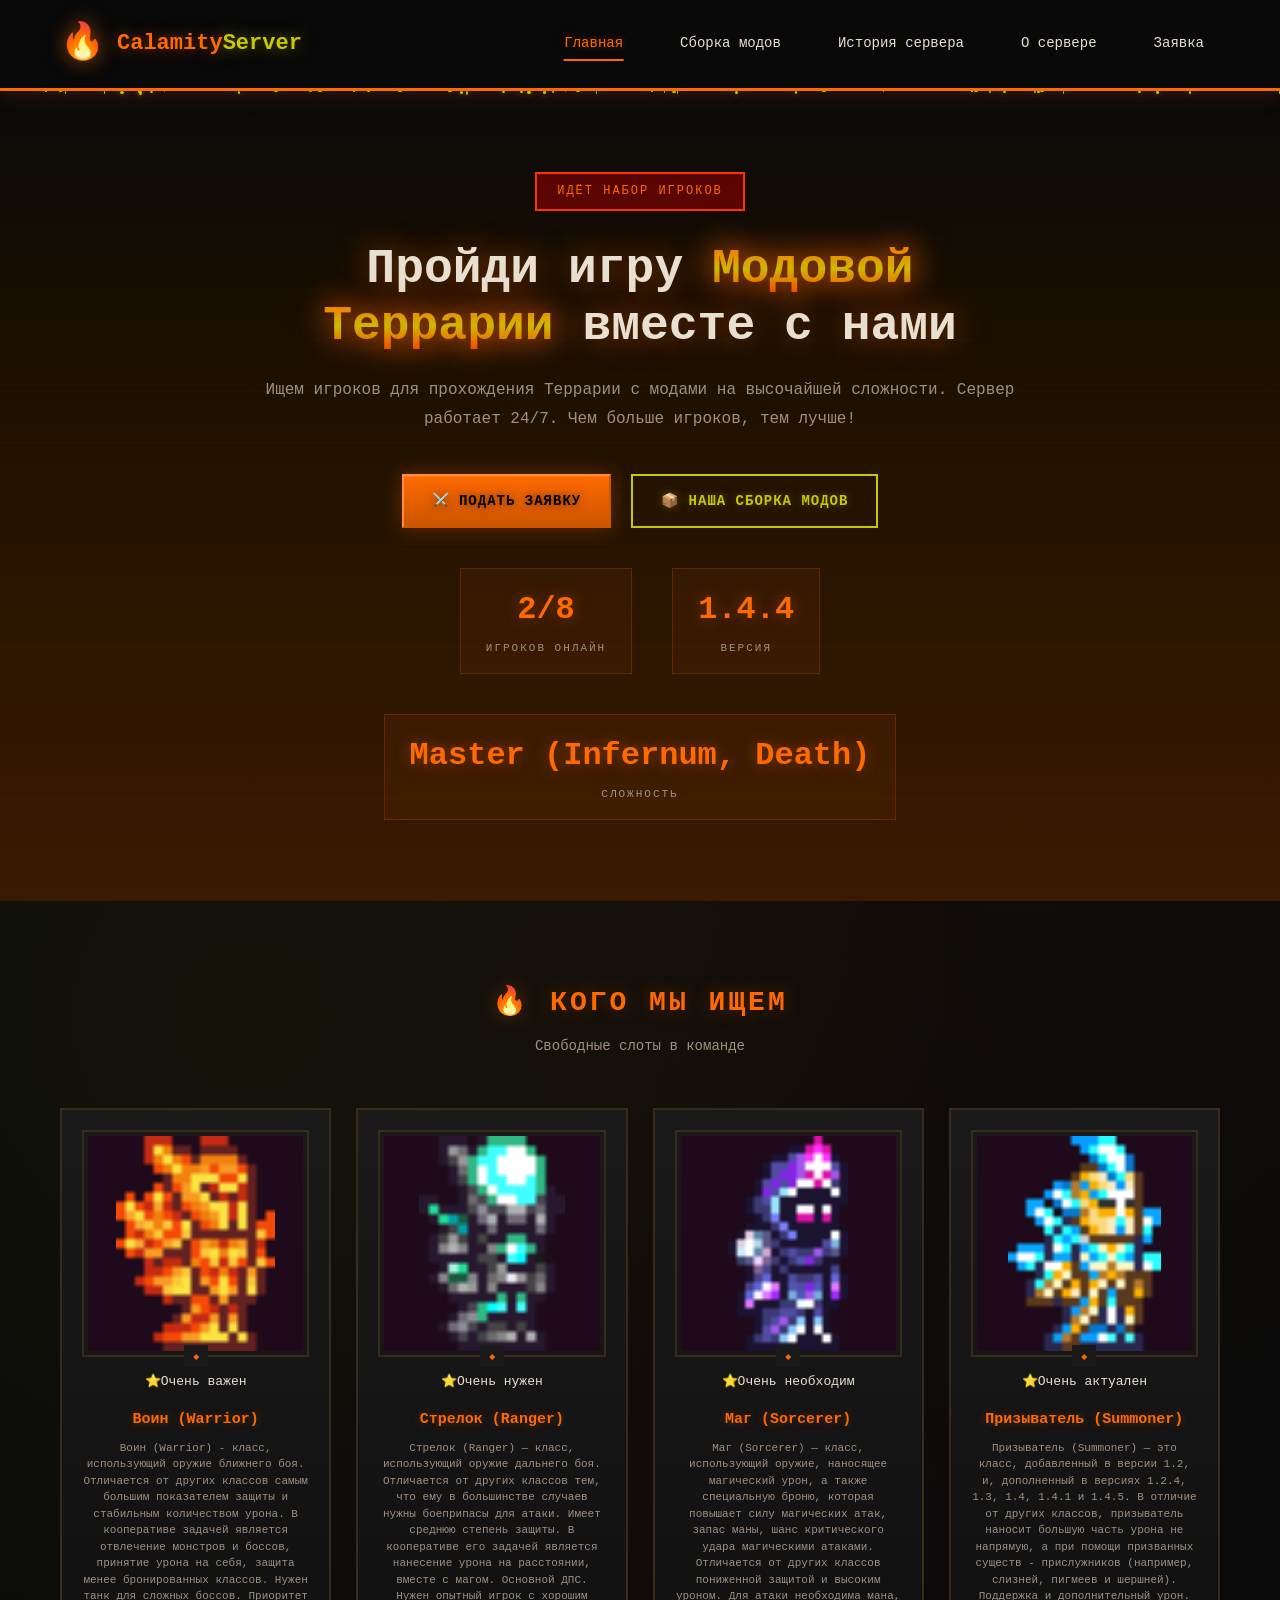
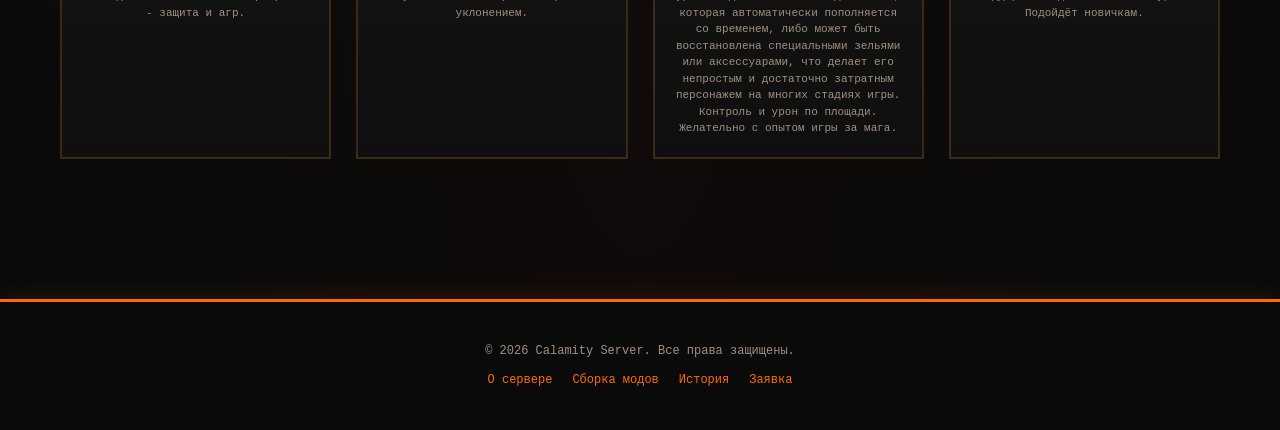
<file: index.html>
<!DOCTYPE html>
<html lang="ru">
<head>
    <meta charset="UTF-8">
    <meta name="viewport" content="width=device-width, initial-scale=1.0">
    <title>Calamity Server - Поиск игроков</title>
    <link rel="stylesheet" href="style.css">
</head>
<body>
    <header class="header">
        <div class="container">
            <nav class="nav">
                <a href="index.html" class="logo">
                    <span class="logo__icon">🔥</span>
                    <span class="logo__text">Calamity<span class="logo__accent">Server</span></span>
                </a>
                <ul class="nav__list" id="navList">
                    <li><a href="index.html" class="nav__link active">Главная</a></li>
                    <li><a href="mods.html" class="nav__link">Сборка модов</a></li>
                    <li><a href="history.html" class="nav__link">История сервера</a></li>
                    <li><a href="about.html" class="nav__link">О сервере</a></li>
                    <li><a href="contacts.html" class="nav__link">Заявка</a></li>
                </ul>
                <button class="burger" id="burgerMenu">☰</button> <!-- Кнопка для телефонов -->
            </nav>
        </div>
    </header>

    <main>
        <section class="hero">
            <div class="hero__particles" id="particles"></div>
            
            <div class="container">
                <div class="hero__content">
                    <span class="hero__badge"> ИДЁТ НАБОР ИГРОКОВ</span>
                    <h1 class="hero__title">
                        Пройди игру <span class="gradient-text">Модовой Террарии</span> вместе с нами
                    </h1>
                    <p class="hero__subtitle">
                        Ищем игроков для прохождения Террарии с модами на высочайшей сложности. 
                        Сервер работает 24/7. Чем больше игроков, тем лучше!
                    </p>
                    <div class="hero__buttons">
                        <a href="contacts.html" class="btn btn--primary">⚔️ Подать заявку</a>
                        <a href="mods.html" class="btn btn--outline">📦 Наша сборка модов</a>
                    </div>

                    <!-- Статистика сервера -->
                    <div class="server-stats">
                        <div class="stat-item">
                            <div class="stat-item__value">
                                2/8
                            </div>
                            <div class="stat-item__label">Игроков онлайн</div>
                        </div>
                        <div class="stat-item">
                            <div class="stat-item__value">
                                1.4.4
                            </div>
                            <div class="stat-item__label">Версия</div>
                        </div>
                        <div class="stat-item">
                            <div class="stat-item__value">
                                Master (Infernum, Death)
                            </div>
                            <div class="stat-item__label">Сложность</div>
                        </div>
                    </div>
                </div>
            </div>
        </section>

        <!-- 4 блока - кого ищем -->
        <section class="featured">
            <div class="container">
                <h2 class="section__title">🔥 Кого мы ищем</h2>
                <p class="section__subtitle">Свободные слоты в команде</p>
                
                <div class="blocks-row">
                    <!-- Блок 1 -->
                    <article class="block-item">
                        <div class="block-item__frame">
                            <img src="images/Воин.png" alt="Воин" class="block-item__img">
                        </div>
                        <div class="block-item__rating">⭐Очень важен</div>
                        <h3 class="block-item__title">Воин (Warrior)</h3>
                        <p class="block-item__desc">
                            Воин (Warrior) - класс, использующий оружие ближнего боя. Отличается от других классов самым большим показателем защиты и стабильным количеством урона. В кооперативе задачей является отвлечение монстров и боссов, принятие урона на себя, защита менее бронированных классов.
                            Нужен танк для сложных боссов. 
                            Приоритет - защита и агр.
                        </p>
                    </article>

                    <!-- Блок 2 -->
                    <article class="block-item">
                        <div class="block-item__frame">
                            <img src="images/Стрелок.png" alt="Стрелок" class="block-item__img">
                        </div>
                        <div class="block-item__rating">⭐Очень нужен</div>
                        <h3 class="block-item__title">Стрелок (Ranger)</h3>
                        <p class="block-item__desc">
                            Стрелок (Ranger) — класс, использующий оружие дальнего боя. Отличается от других классов тем, что ему в большинстве случаев нужны боеприпасы для атаки. Имеет среднюю степень защиты. В кооперативе его задачей является нанесение урона на расстоянии, вместе с магом.
                            Основной ДПС. Нужен опытный игрок 
                            с хорошим уклонением.
                        </p>
                    </article>

                    <!-- Блок 3 -->
                    <article class="block-item">
                        <div class="block-item__frame">
                            <img src="images/Маг.png" alt="Маг" class="block-item__img">
                        </div>
                        <div class="block-item__rating">⭐Очень необходим</div>
                        <h3 class="block-item__title">Маг (Sorcerer)</h3>
                        <p class="block-item__desc">
                            Маг (Sorcerer) — класс, использующий оружие, наносящее магический урон, а также специальную броню, которая повышает силу магических атак, запас маны, шанс критического удара магическими атаками. Отличается от других классов пониженной защитой и высоким уроном. Для атаки необходима мана, которая автоматически пополняется со временем, либо может быть восстановлена специальными зельями или аксессуарами, что делает его непростым и достаточно затратным персонажем на многих стадиях игры.
                            Контроль и урон по площади. 
                            Желательно с опытом игры за мага.
                        </p>
                    </article>

                    <!-- Блок 4 -->
                    <article class="block-item">
                        <div class="block-item__frame">
                            <img src="images/Призыватель.png" alt="Призыватель" class="block-item__img">
                        </div>
                        <div class="block-item__rating">⭐Очень актуален</div>
                        <h3 class="block-item__title">Призыватель (Summoner)</h3>
                        <p class="block-item__desc">
                            Призыватель (Summoner) — это класс, добавленный в версии 1.2, и, дополненный в версиях 1.2.4, 1.3, 1.4, 1.4.1 и 1.4.5. В отличие от других классов, призыватель наносит большую часть урона не напрямую, а при помощи призванных существ - прислужников (например, слизней, пигмеев и шершней).
                            Поддержка и дополнительный урон. 
                            Подойдёт новичкам.
                        </p>
                    </article>
                </div>
            </div>
        </section>
    </main>

    <footer class="footer">
        <div class="container">
            <p class="footer__text">© 2026 Calamity Server. Все права защищены.</p>
            <div class="footer__links">
                <a href="about.html">О сервере</a>
                <a href="mods.html">Сборка модов</a>
                <a href="history.html">История</a>
                <a href="contacts.html">Заявка</a>
            </div>
        </div>
    </footer>

    <script src="script.js"></script>
</body>
</html>
</file>
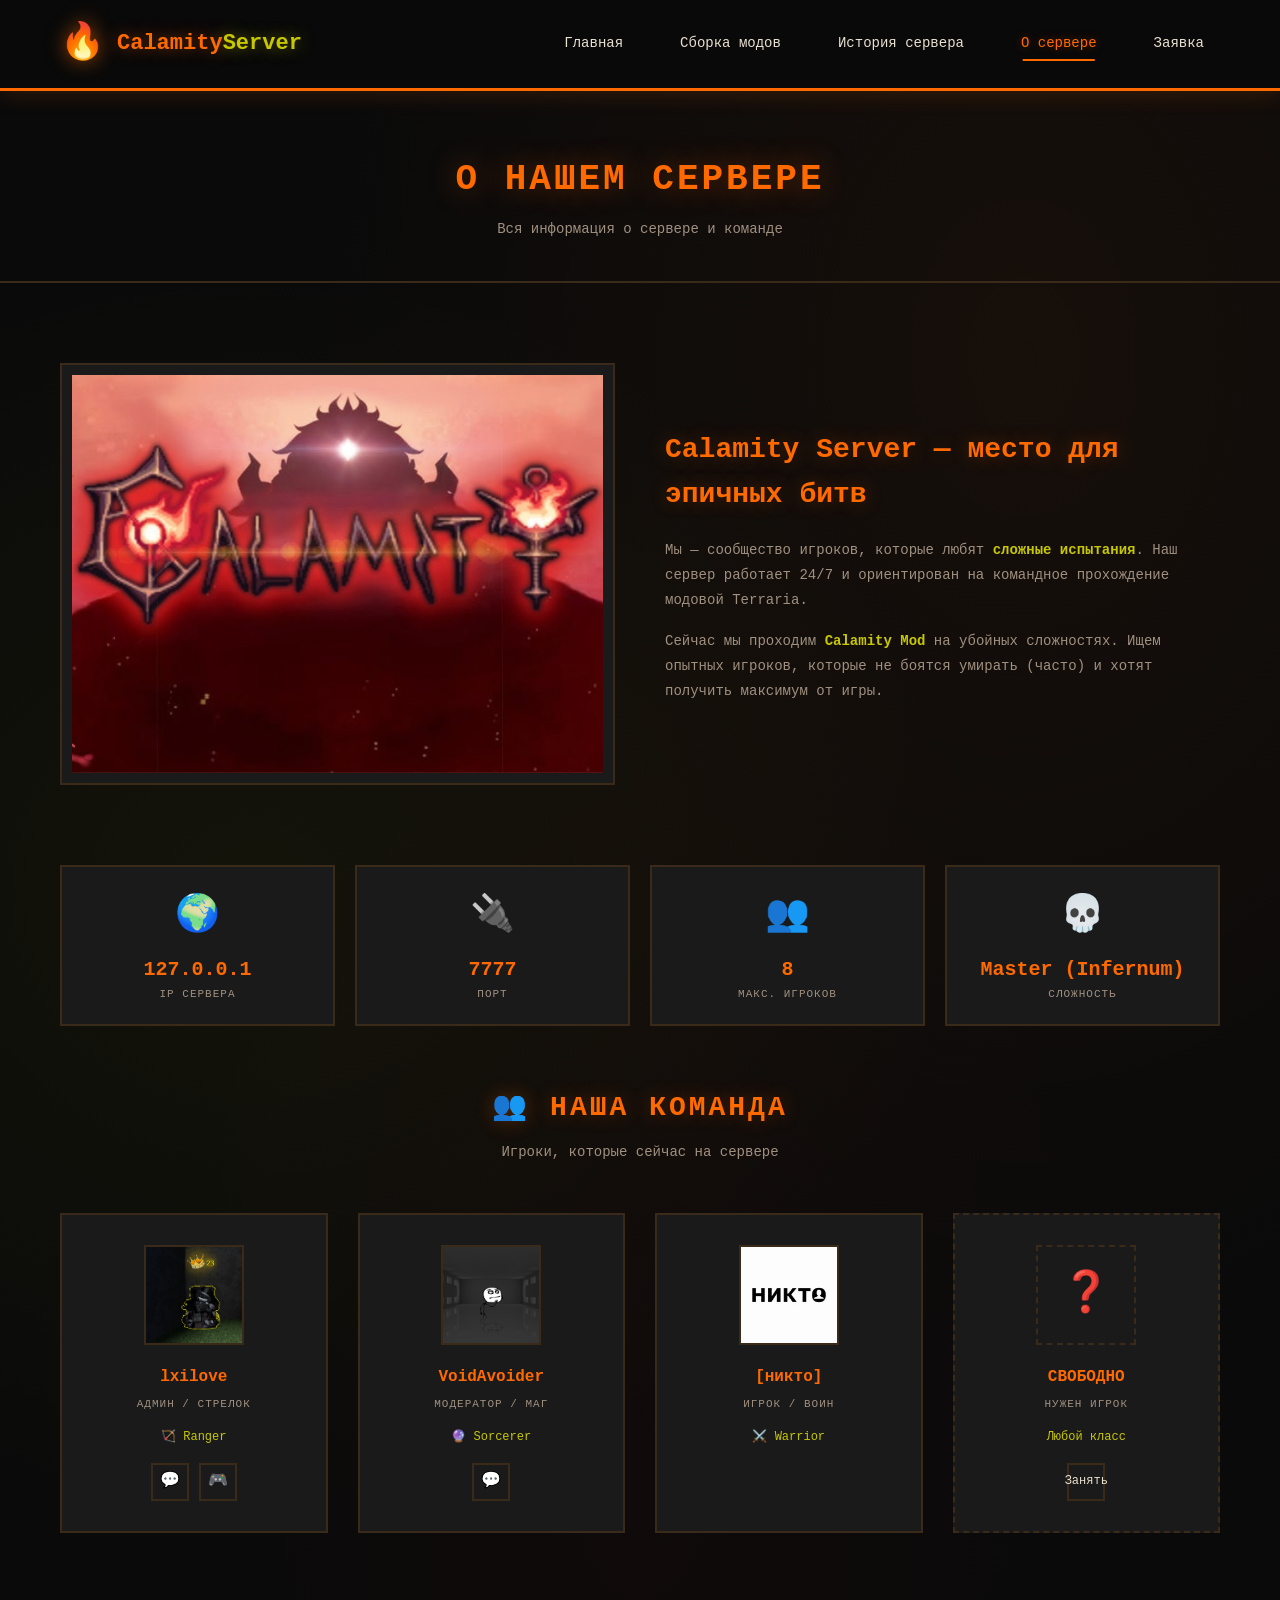
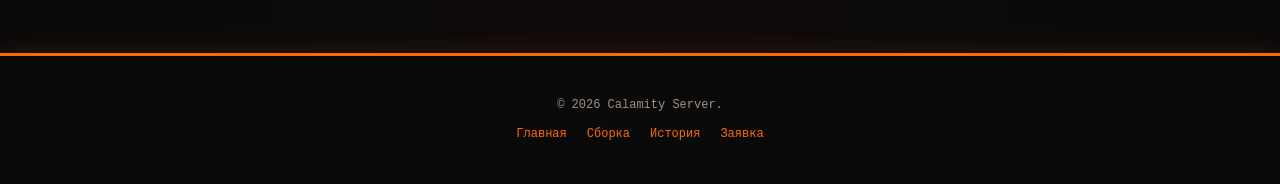
<file: about.html>
<!DOCTYPE html>
<html lang="ru">
<head>
    <meta charset="UTF-8">
    <meta name="viewport" content="width=device-width, initial-scale=1.0">
    <title>О нашем сервере</title>
    <link rel="stylesheet" href="style.css">
</head>
<body>
    <header class="header">
        <div class="container">
            <nav class="nav">
                <a href="index.html" class="logo">
                    <span class="logo__icon">🔥</span>
                    <span class="logo__text">Calamity<span class="logo__accent">Server</span></span>
                </a>
                <ul class="nav__list" id="navList">
                    <li><a href="index.html" class="nav__link">Главная</a></li>
                    <li><a href="mods.html" class="nav__link">Сборка модов</a></li>
                    <li><a href="history.html" class="nav__link">История сервера</a></li>
                    <li><a href="about.html" class="nav__link active">О сервере</a></li>
                    <li><a href="contacts.html" class="nav__link">Заявка</a></li>
                </ul>
                <button class="burger" id="burgerMenu">☰</button>
            </nav>
        </div>
    </header>

    <main>
        <section class="page-header">
            <div class="container">
                <h1 class="page-title">О нашем сервере</h1>
                <p class="page-desc">Вся информация о сервере и команде</p>
            </div>
        </section>

        <section class="container">
            <div class="about-content">
                <div class="about-image">
                    <img src="images/serverpic.png" alt="Сервер">
                </div>
                <div class="about-text">
                    <h2>
                        Calamity Server — место для эпичных битв
                    </h2>
                    <p>
                        Мы — сообщество игроков, которые любят <span class="highlight">сложные испытания</span>. 
                        Наш сервер работает 24/7 и ориентирован на командное прохождение модовой Terraria.
                    </p>
                    <p>
                        Сейчас мы проходим <span class="highlight">Calamity Mod</span> на убойных сложностях. 
                        Ищем опытных игроков, которые не боятся умирать (часто) и хотят 
                        получить максимум от игры.
                    </p>
                </div>
            </div>

            <!-- Информация о сервере -->
            <div class="server-info" style="margin-top: 40px;">
                <div class="server-info__item">
                    <div class="server-info__icon">🌍</div>
                    <div class="server-info__value">
                        127.0.0.1
                    </div>
                    <div class="server-info__label">IP Сервера</div>
                </div>
                <div class="server-info__item">
                    <div class="server-info__icon">🔌</div>
                    <div class="server-info__value">
                        7777
                    </div>
                    <div class="server-info__label">Порт</div>
                </div>
                <div class="server-info__item">
                    <div class="server-info__icon">👥</div>
                    <div class="server-info__value">
                        8
                    </div>
                    <div class="server-info__label">Макс. игроков</div>
                </div>
                <div class="server-info__item">
                    <div class="server-info__icon">💀</div>
                    <div class="server-info__value">Master (Infernum)</div>
                    <div class="server-info__label">Сложность</div>
                </div>
            </div>
        </section>

        <!-- Команда -->
        <section class="team-section">
            <div class="container">
                <h2 class="section__title">👥 Наша команда</h2>
                <p class="section__subtitle">Игроки, которые сейчас на сервере</p>
                
                <div class="team-grid">
                    <!-- Игрок 1 -->
                    <div class="team-card">
                        <div class="team-card__avatar">
                            <img src="images/Снимок экрана 2026-05-19 191837.png" alt="Аватарка">
                        </div>
                        <h3 class="team-card__name">
                            lxilove
                        </h3>
                        <p class="team-card__role">
                            Админ / Стрелок
                        </p>
                        <p class="team-card__class">🏹 Ranger</p>
                        <div class="team-card__social">
                            <a href="#" title="Discord">💬</a>
                            <a href="#" title="Steam">🎮</a>
                        </div>
                    </div>

                    <!-- Игрок 2 -->
                    <div class="team-card">
                        <div class="team-card__avatar">
                            <img src="images/cfvst kexibt j,jb.png" alt="Аватарка">
                        </div>
                        <h3 class="team-card__name">
                            VoidAvoider
                        </h3>
                        <p class="team-card__role">Модератор / Маг</p>
                        <p class="team-card__class">🔮 Sorcerer</p>
                        <div class="team-card__social">
                            <a href="#" title="Discord">💬</a>
                        </div>
                    </div>

                    <!-- Игрок 3 -->
                    <div class="team-card">
                        <div class="team-card__avatar">
                            <img src="images/i.png" alt="Аватарка">
                        </div>
                        <h3 class="team-card__name">
                            [никто]
                        </h3>
                        <p class="team-card__role">Игрок / Воин</p>
                        <p class="team-card__class">⚔️ Warrior</p>
                    </div>

                    <!-- Свободный слот -->
                    <div class="team-card" style="border-style: dashed; opacity: 0.7;">
                        <div class="team-card__avatar" style="border-style: dashed;">
                            <div style="width:100%;height:100%;display:flex;align-items:center;justify-content:center;font-size:40px;">❓</div>
                        </div>
                        <h3 class="team-card__name">СВОБОДНО</h3>
                        <p class="team-card__role">Нужен игрок</p>
                        <p class="team-card__class">Любой класс</p>
                        <div class="team-card__social">
                            <a href="contacts.html" style="font-size:12px;">Занять</a>
                        </div>
                    </div>
                </div>
            </div>
        </section>
    </main>

    <footer class="footer">
        <div class="container">
            <p class="footer__text">© 2026 Calamity Server.</p>
            <div class="footer__links">
                <a href="index.html">Главная</a>
                <a href="mods.html">Сборка</a>
                <a href="history.html">История</a>
                <a href="contacts.html">Заявка</a>
            </div>
        </div>
    </footer>

    <script src="script.js"></script>
</body>
</html>
</file>
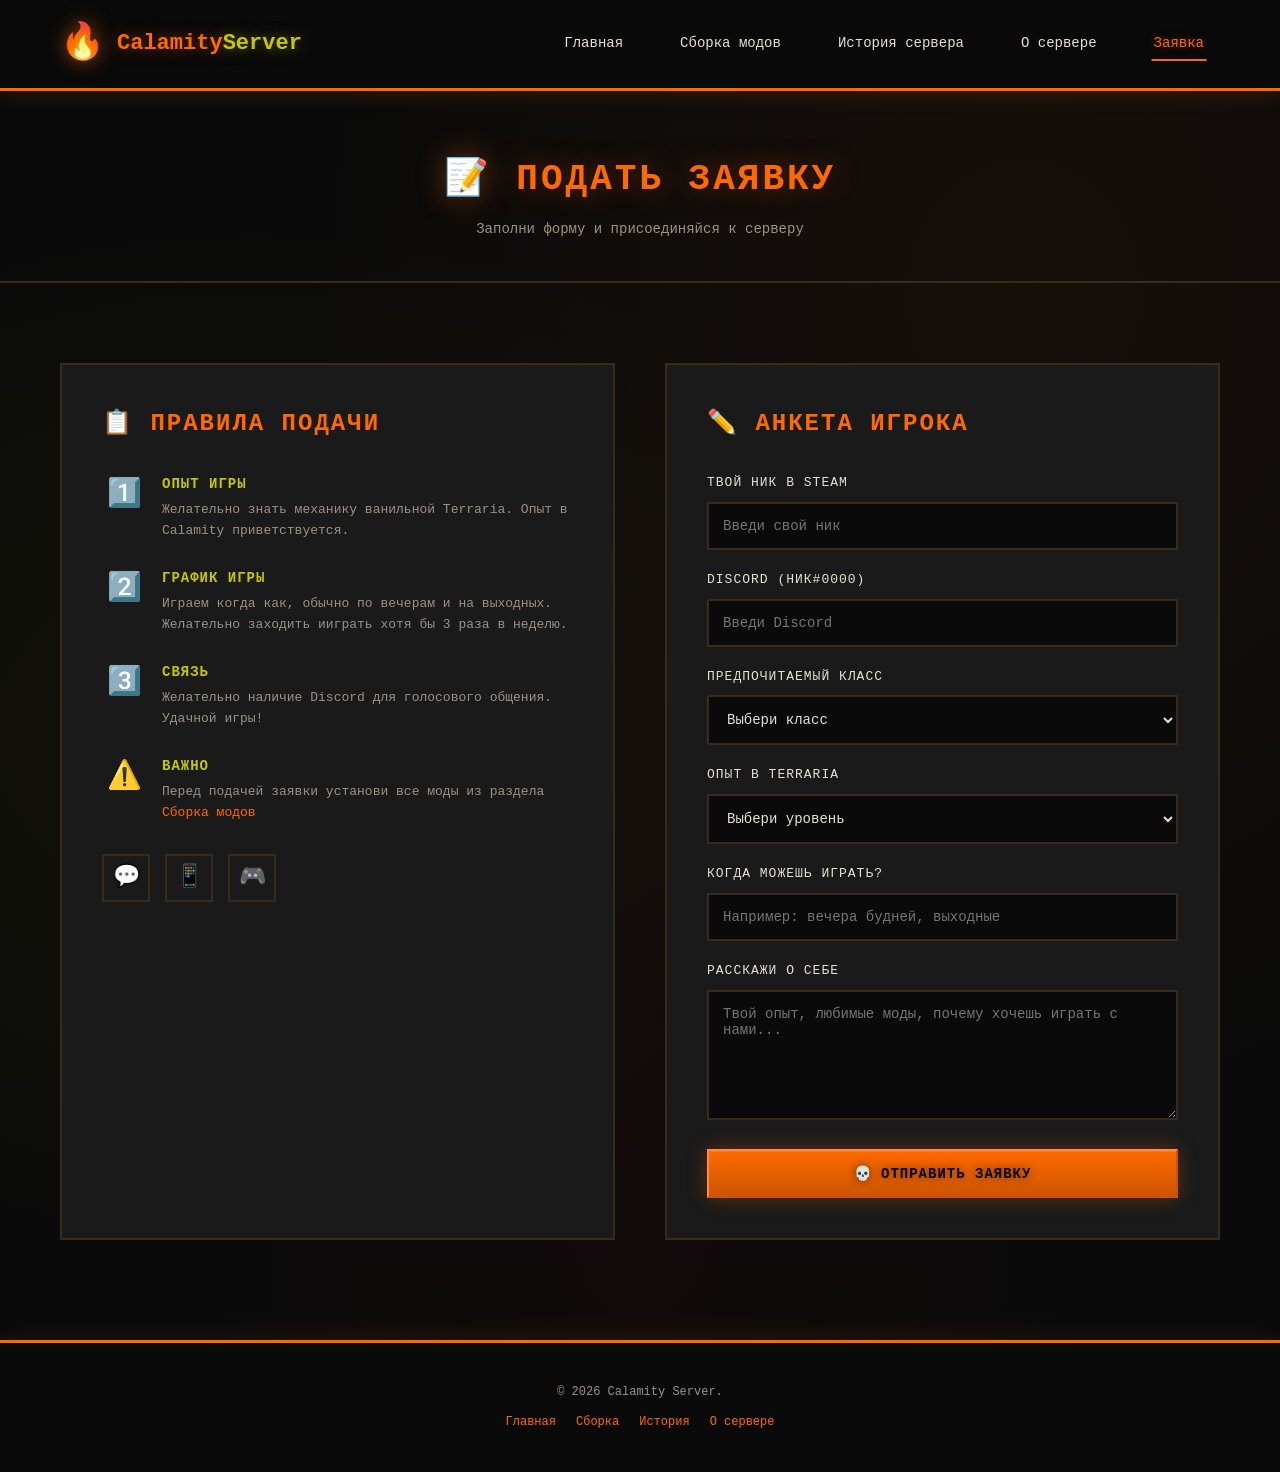
<file: contacts.html>
<!DOCTYPE html>
<html lang="ru">
<head>
    <meta charset="UTF-8">
    <meta name="viewport" content="width=device-width, initial-scale=1.0">
    <title>Заявка - Calamity Server</title>
    <link rel="stylesheet" href="style.css">
</head>
<body>
    <header class="header">
        <div class="container">
            <nav class="nav">
                <a href="index.html" class="logo">
                    <span class="logo__icon">🔥</span>
                    <span class="logo__text">Calamity<span class="logo__accent">Server</span></span>
                </a>
                <ul class="nav__list" id="navList">
                    <li><a href="index.html" class="nav__link">Главная</a></li>
                    <li><a href="mods.html" class="nav__link">Сборка модов</a></li>
                    <li><a href="history.html" class="nav__link">История сервера</a></li>
                    <li><a href="about.html" class="nav__link">О сервере</a></li>
                    <li><a href="contacts.html" class="nav__link active">Заявка</a></li>
                </ul>
                <button class="burger" id="burgerMenu">☰</button>
            </nav>
        </div>
    </header>

    <main>
        <section class="page-header">
            <div class="container">
                <h1 class="page-title">📝 Подать заявку</h1>
                <p class="page-desc">Заполни форму и присоединяйся к серверу</p>
            </div>
        </section>

        <section class="container">
            <div class="contacts-layout">
                <div class="contacts-info">
                    <h3 class="contacts-info__title">📋 Правила подачи</h3>
                    
                    <div class="contacts-info__item">
                        <span class="contacts-info__icon">1️⃣</span>
                        <div class="contacts-info__text">
                            <h4>Опыт игры</h4>
                            <p>
                                Желательно знать механику ванильной Terraria. 
                                Опыт в Calamity приветствуется.
                            </p>
                        </div>
                    </div>

                    <div class="contacts-info__item">
                        <span class="contacts-info__icon">2️⃣</span>
                        <div class="contacts-info__text">
                            <h4>График игры</h4>
                            <p>
                                Играем когда как, обычно по вечерам и на выходных. 
                                Желательно заходить ииграть хотя бы 3 раза в неделю.
                            </p>
                        </div>
                    </div>

                    <div class="contacts-info__item">
                        <span class="contacts-info__icon">3️⃣</span>
                        <div class="contacts-info__text">
                            <h4>Связь</h4>
                            <p>
                                Желательно наличие Discord для голосового общения. 
                                Удачной игры!
                            </p>
                        </div>
                    </div>

                    <div class="contacts-info__item">
                        <span class="contacts-info__icon">⚠️</span>
                        <div class="contacts-info__text">
                            <h4>Важно</h4>
                            <p>
                                Перед подачей заявки установи все моды из раздела 
                                <a href="mods.html" style="color:var(--orange);">Сборка модов</a>
                            </p>
                        </div>
                    </div>

                    <!-- Соцсети -->
                    <div class="social-links">
                        <a href="#" class="social-link" title="Discord">💬</a>
                        <a href="#" class="social-link" title="Telegram">📱</a>
                        <a href="#" class="social-link" title="Steam">🎮</a>
                    </div>
                </div>

                <!-- Форма заявки -->
                <form class="contacts-form" action="#" method="POST">
                    <h3 class="contacts-form__title">✏️ Анкета игрока</h3>
                    
                    <div class="form-group">
                        <label for="nickname">Твой ник в Steam</label>
                        <input type="text" id="nickname" name="nickname" placeholder="Введи свой ник" required>
                    </div>

                    <div class="form-group">
                        <label for="discord">Discord (ник#0000)</label>
                        <input type="text" id="discord" name="discord" placeholder="Введи Discord" required>
                    </div>

                    <div class="form-group">
                        <label for="class">Предпочитаемый класс</label>
                        <select id="class" name="class">
                            <option value="">Выбери класс</option>
                            <option value="melee">⚔️ Воин (Warrior)</option>
                            <option value="ranger">🏹 Стрелок (Ranger)</option>
                            <option value="mage">🔮 Маг (Sorcerer)</option>
                            <option value="summoner">👾 Призыватель (Summoner)</option>
                            <option value="any">🎲 Любой</option>
                        </select>
                    </div>

                    <div class="form-group">
                        <label for="experience">Опыт в Terraria</label>
                        <select id="experience" name="experience">
                            <option value="">Выбери уровень</option>
                            <option value="beginner">🌱 Новичок (прошёл/не прошел ваниллу )</option>
                            <option value="medium">⚡ Средний (играл с модами)</option>
                            <option value="expert">💀 Эксперт (знаю Calamity)</option>
                            <option value="god">🔥 Бог (прошёл Death Mode)</option>
                        </select>
                    </div>

                    <div class="form-group">
                        <label for="schedule">Когда можешь играть?</label>
                        <input type="text" id="schedule" name="schedule" placeholder="Например: вечера будней, выходные" required>
                    </div>

                    <div class="form-group">
                        <label for="about">Расскажи о себе</label>
                        <textarea id="about" name="about" placeholder="Твой опыт, любимые моды, почему хочешь играть с нами..." required></textarea>
                    </div>

                    <button type="submit" class="btn btn--primary" style="width:100%; justify-content:center;">
                        💀 Отправить заявку
                    </button>
                </form>
            </div>
        </section>
    </main>

    <footer class="footer">
        <div class="container">
            <p class="footer__text">© 2026 Calamity Server.</p>
            <div class="footer__links">
                <a href="index.html">Главная</a>
                <a href="mods.html">Сборка</a>
                <a href="history.html">История</a>
                <a href="about.html">О сервере</a>
            </div>
        </div>
    </footer>

    <script src="script.js"></script>
</body>
</html>
</file>
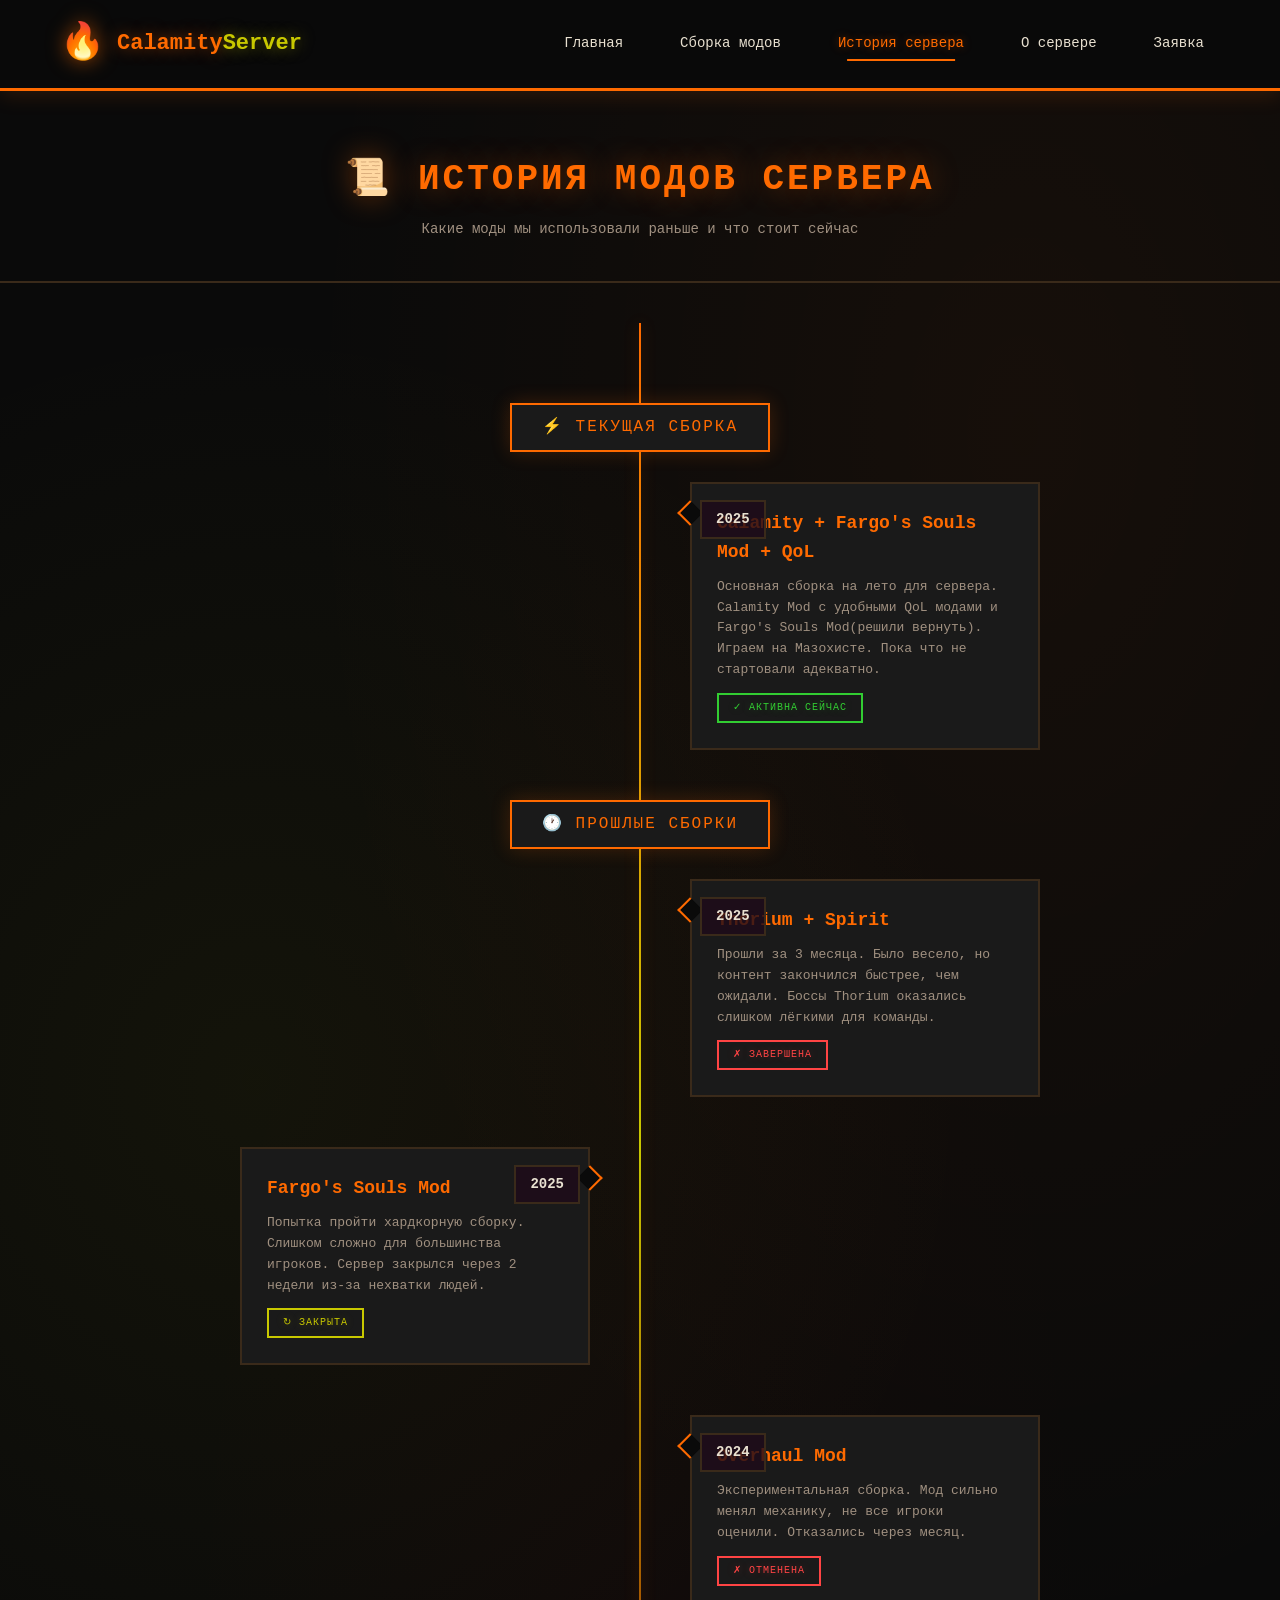
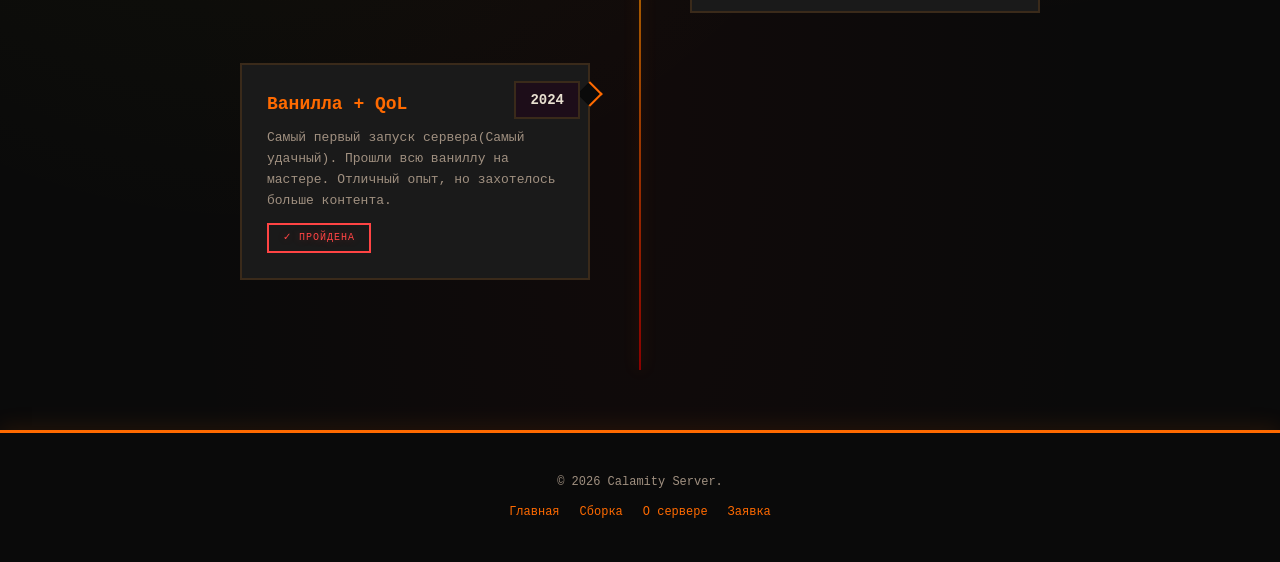
<file: history.html>
<!DOCTYPE html>
<html lang="ru">
<head>
    <meta charset="UTF-8">
    <meta name="viewport" content="width=device-width, initial-scale=1.0">
    <title>История сервера - Calamity Server</title>
    <link rel="stylesheet" href="style.css">
</head>
<body>
    <header class="header">
        <div class="container">
            <nav class="nav">
                <a href="index.html" class="logo">
                    <span class="logo__icon">🔥</span>
                    <span class="logo__text">Calamity<span class="logo__accent">Server</span></span>
                </a>
                <ul class="nav__list" id="navList">
                    <li><a href="index.html" class="nav__link">Главная</a></li>
                    <li><a href="mods.html" class="nav__link">Сборка модов</a></li>
                    <li><a href="history.html" class="nav__link active">История сервера</a></li>
                    <li><a href="about.html" class="nav__link">О сервере</a></li>
                    <li><a href="contacts.html" class="nav__link">Заявка</a></li>
                </ul>
                <button class="burger" id="burgerMenu">☰</button>
            </nav>
        </div>
    </header>

    <main>
        <section class="page-header">
            <div class="container">
                <h1 class="page-title">📜 История модов сервера</h1>
                <p class="page-desc">Какие моды мы использовали раньше и что стоит сейчас</p>
            </div>
        </section>

        <section class="container">
            <div class="timeline">
                
                <!-- Текущие моды -->
                <div class="timeline-section">
                    <span class="timeline-section__title">⚡ ТЕКУЩАЯ СБОРКА</span>
                </div>

                <div class="timeline-item">
                    <span class="timeline-item__year">2025</span>
                    <div class="timeline-item__content">
                        <h3 class="timeline-item__title">
                            Calamity + Fargo's Souls Mod + QoL
                        </h3>
                        <p class="timeline-item__text">
                            Основная сборка на лето для сервера. Calamity Mod с удобными QoL модами и Fargo's Souls Mod(решили вернуть). 
                            Играем на Мазохисте. Пока что не стартовали адекватно.
                        </p>
                        <span class="timeline-item__status status--active">✓ Активна сейчас</span>
                    </div>
                </div>

                <!-- Прошлые сборки -->
                <div class="timeline-section">
                    <span class="timeline-section__title">🕐 ПРОШЛЫЕ СБОРКИ</span>
                </div>

                <div class="timeline-item">
                    <span class="timeline-item__year">2025</span>
                    <div class="timeline-item__content">
                        <h3 class="timeline-item__title">
                            Thorium + Spirit
                        </h3>
                        <p class="timeline-item__text">
                            Прошли за 3 месяца. Было весело, но контент закончился быстрее, 
                            чем ожидали. Боссы Thorium оказались слишком лёгкими для команды.
                        </p>
                        <span class="timeline-item__status status--inactive">✗ Завершена</span>
                    </div>
                </div>

                <div class="timeline-item">
                    <span class="timeline-item__year">2025</span>
                    <div class="timeline-item__content">
                        <h3 class="timeline-item__title">
                            Fargo's Souls Mod
                        </h3>
                        <p class="timeline-item__text">
                            Попытка пройти хардкорную сборку. Слишком сложно для большинства игроков. 
                            Сервер закрылся через 2 недели из-за нехватки людей.
                        </p>
                        <span class="timeline-item__status status--replaced">↻ Закрыта</span>
                    </div>
                </div>

                <div class="timeline-item">
                    <span class="timeline-item__year">2024</span>
                    <div class="timeline-item__content">
                        <h3 class="timeline-item__title">
                            Overhaul Mod
                        </h3>
                        <p class="timeline-item__text">
                            Экспериментальная сборка. Мод сильно менял механику, 
                            не все игроки оценили. Отказались через месяц.
                        </p>
                        <span class="timeline-item__status status--inactive">✗ Отменена</span>
                    </div>
                </div>

                <div class="timeline-item">
                    <span class="timeline-item__year">2024</span>
                    <div class="timeline-item__content">
                        <h3 class="timeline-item__title">
                            Ванилла + QoL
                        </h3>
                        <p class="timeline-item__text">
                            Самый первый запуск сервера(Самый удачный). Прошли всю ваниллу на мастере. 
                            Отличный опыт, но захотелось больше контента.
                        </p>
                        <span class="timeline-item__status status--inactive">✓ Пройдена</span>
                    </div>
                </div>

            </div>
        </section>
    </main>

    <footer class="footer">
        <div class="container">
            <p class="footer__text">© 2026 Calamity Server.</p>
            <div class="footer__links">
                <a href="index.html">Главная</a>
                <a href="mods.html">Сборка</a>
                <a href="about.html">О сервере</a>
                <a href="contacts.html">Заявка</a>
            </div>
        </div>
    </footer>

    <script src="script.js"></script>
</body>
</html>
</file>
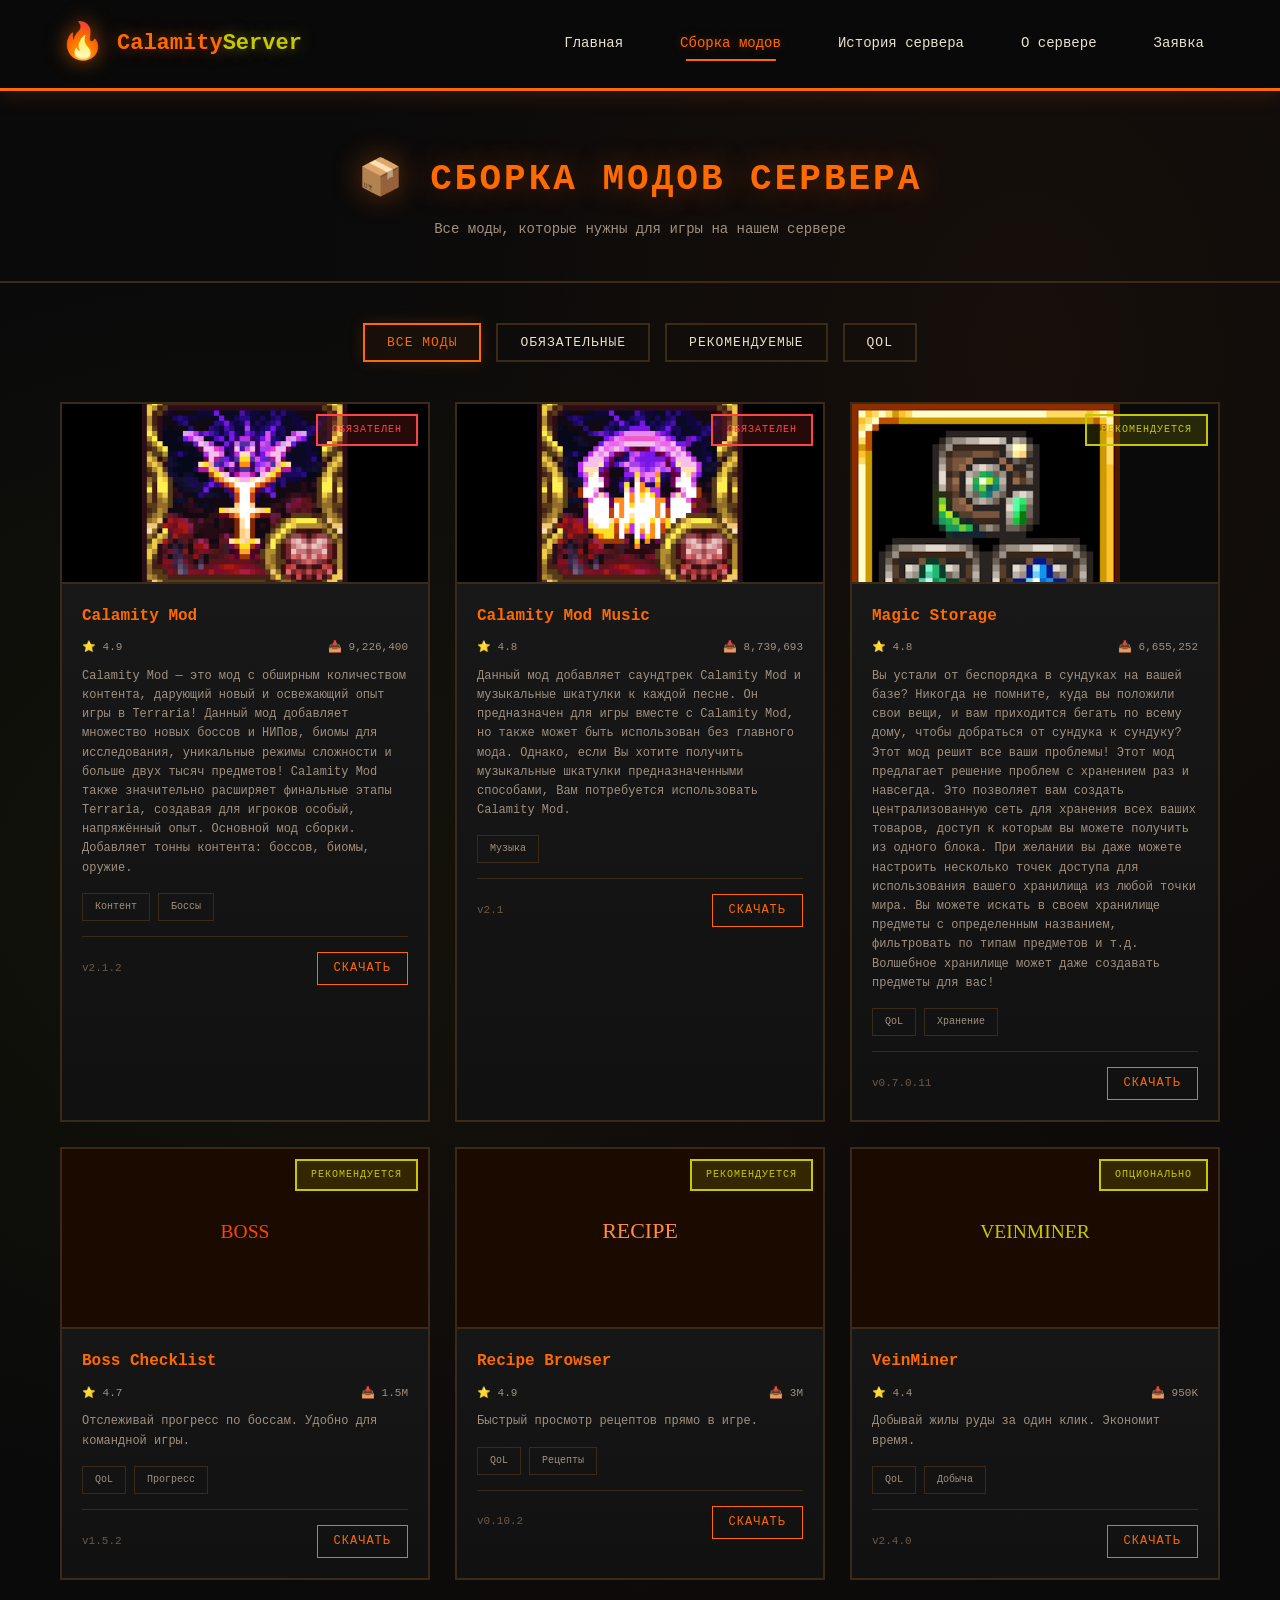
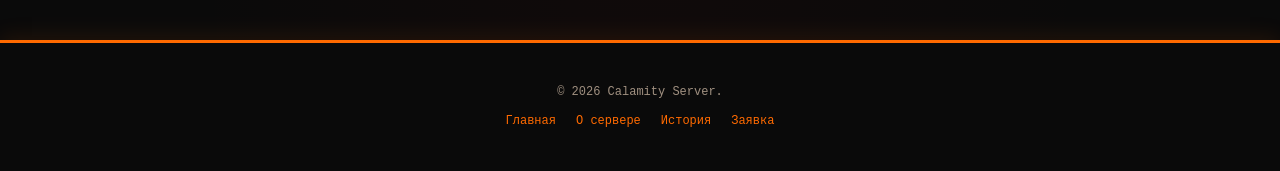
<file: mods.html>
<!DOCTYPE html>
<html lang="ru">
<head>
    <meta charset="UTF-8">
    <meta name="viewport" content="width=device-width, initial-scale=1.0">
    <title>Сборка модов - Calamity Server</title>
    <link rel="stylesheet" href="style.css">
</head>
<body>
    <header class="header">
        <div class="container">
            <nav class="nav">
                <a href="index.html" class="logo">
                    <span class="logo__icon">🔥</span>
                    <span class="logo__text">Calamity<span class="logo__accent">Server</span></span>
                </a>
                <ul class="nav__list" id="navList">
                    <li><a href="index.html" class="nav__link">Главная</a></li>
                    <li><a href="mods.html" class="nav__link active">Сборка модов</a></li>
                    <li><a href="history.html" class="nav__link">История сервера</a></li>
                    <li><a href="about.html" class="nav__link">О сервере</a></li>
                    <li><a href="contacts.html" class="nav__link">Заявка</a></li>
                </ul>
                <button class="burger" id="burgerMenu">☰</button>
            </nav>
        </div>
    </header>

    <main>
        <section class="page-header">
            <div class="container">
                <h1 class="page-title">📦 Сборка модов сервера</h1>
                <p class="page-desc">Все моды, которые нужны для игры на нашем сервере</p>
            </div>
        </section>

        <section class="container">
            <div class="filters">
                <button class="filter-btn active">Все моды</button>
                <button class="filter-btn">Обязательные</button>
                <button class="filter-btn">Рекомендуемые</button>
                <button class="filter-btn">QoL</button>
            </div>

            <div class="mods-grid">
                <!-- Мод 1 - Calamity -->
                <article class="mod-card">
                    <div class="mod-card__header">
                        <img src="images/Calamity.png" alt="Calamity" class="mod-card__img">
                        <span class="mod-card__badge mod-card__badge--required">Обязателен</span>
                    </div>
                    <div class="mod-card__body">
                        <h3 class="mod-card__title">Calamity Mod</h3>
                        <div class="mod-card__info"><span>⭐ 4.9</span><span>📥 9,226,400</span></div>
                        <p class="mod-card__desc">
                            Calamity Mod — это мод с обширным количеством контента, дарующий новый и освежающий опыт игры в Terraria!

Данный мод добавляет множество новых боссов и НИПов, биомы для исследования, уникальные режимы сложности и больше двух тысяч предметов! Calamity Mod также значительно расширяет финальные этапы Terraria, создавая для игроков особый, напряжённый опыт.
                            Основной мод сборки. Добавляет тонны контента: боссов, биомы, оружие.
                        </p>
                        <div class="mod-card__tags">
                            <span class="mod-card__tag">Контент</span><span class="mod-card__tag">Боссы</span>
                        </div>
                        <div class="mod-card__footer">
                            <span class="mod-card__version">v2.1.2</span>
                            <a href="#" class="mod-card__link">Скачать</a>
                        </div>
                    </div>
                </article>

                <!-- Мод 2 -->
                <article class="mod-card">
                    <div class="mod-card__header">
                        <img src="images/Calamitymusic.png" alt="Music" class="mod-card__img">
                        <span class="mod-card__badge mod-card__badge--required">Обязателен</span>
                    </div>
                    <div class="mod-card__body">
                        <h3 class="mod-card__title">Calamity Mod Music</h3>
                        <div class="mod-card__info"><span>⭐ 4.8</span><span>📥 8,739,693</span></div>
                        <p class="mod-card__desc">
                            Данный мод добавляет саундтрек Calamity Mod и музыкальные шкатулки к каждой песне. Он предназначен для игры вместе с Calamity Mod, но также может быть использован без главного мода. Однако, если Вы хотите получить музыкальные шкатулки предназначенными способами, Вам потребуется использовать Calamity Mod.
                        </p>
                        <div class="mod-card__tags">
                            <span class="mod-card__tag">Музыка</span>
                        </div>
                        <div class="mod-card__footer">
                            <span class="mod-card__version">v2.1</span>
                            <a href="#" class="mod-card__link">Скачать</a>
                        </div>
                    </div>
                </article>

                <!-- Мод 3 -->
                <article class="mod-card">
                    <div class="mod-card__header">
                        <img src="images/magicstorage.png" alt="Storage" class="magicstorage">
                        <span class="mod-card__badge mod-card__badge--optional">Рекомендуется</span>
                    </div>
                    <div class="mod-card__body">
                        <h3 class="mod-card__title">Magic Storage</h3>
                        <div class="mod-card__info"><span>⭐ 4.8</span><span>📥 6,655,252</span></div>
                        <p class="mod-card__desc">
                            Вы устали от беспорядка в сундуках на вашей базе? Никогда не помните, куда вы положили свои вещи, и вам приходится бегать по всему дому, чтобы добраться от сундука к сундуку? Этот мод решит все ваши проблемы!

Этот мод предлагает решение проблем с хранением раз и навсегда. Это позволяет вам создать централизованную сеть для хранения всех ваших товаров, доступ к которым вы можете получить из одного блока. При желании вы даже можете настроить несколько точек доступа для использования вашего хранилища из любой точки мира. Вы можете искать в своем хранилище предметы с определенным названием, фильтровать по типам предметов и т.д. Волшебное хранилище может даже создавать предметы для вас!
                        </p>
                        <div class="mod-card__tags">
                            <span class="mod-card__tag">QoL</span><span class="mod-card__tag">Хранение</span>
                        </div>
                        <div class="mod-card__footer">
                            <span class="mod-card__version">v0.7.0.11</span>
                            <a href="#" class="mod-card__link">Скачать</a>
                        </div>
                    </div>
                </article>

                <!-- Мод 4 -->
                <article class="mod-card">
                    <div class="mod-card__header">
                        <img src="data:image/svg+xml,%3Csvg xmlns='http://www.w3.org/2000/svg' width='300' height='180'%3E%3Crect fill='%231a0a00' width='300' height='180'/%3E%3Ctext x='150' y='90' text-anchor='middle' fill='%23ff4500' font-size='16'%3EBOSS%3C/text%3E%3C/svg%3E" alt="Checklist" class="mod-card__img">
                        <span class="mod-card__badge mod-card__badge--optional">Рекомендуется</span>
                    </div>
                    <div class="mod-card__body">
                        <h3 class="mod-card__title">Boss Checklist</h3>
                        <div class="mod-card__info"><span>⭐ 4.7</span><span>📥 1.5M</span></div>
                        <p class="mod-card__desc">
                            Отслеживай прогресс по боссам. Удобно для командной игры.
                        </p>
                        <div class="mod-card__tags">
                            <span class="mod-card__tag">QoL</span><span class="mod-card__tag">Прогресс</span>
                        </div>
                        <div class="mod-card__footer">
                            <span class="mod-card__version">v1.5.2</span>
                            <a href="#" class="mod-card__link">Скачать</a>
                        </div>
                    </div>
                </article>

                <!-- Мод 5 -->
                <article class="mod-card">
                    <div class="mod-card__header">
                        <img src="data:image/svg+xml,%3Csvg xmlns='http://www.w3.org/2000/svg' width='300' height='180'%3E%3Crect fill='%231a0a00' width='300' height='180'/%3E%3Ctext x='150' y='90' text-anchor='middle' fill='%23ff8c42' font-size='18'%3ERECIPE%3C/text%3E%3C/svg%3E" alt="Browser" class="mod-card__img">
                        <span class="mod-card__badge mod-card__badge--optional">Рекомендуется</span>
                    </div>
                    <div class="mod-card__body">
                        <h3 class="mod-card__title">Recipe Browser</h3>
                        <div class="mod-card__info"><span>⭐ 4.9</span><span>📥 3M</span></div>
                        <p class="mod-card__desc">
                            Быстрый просмотр рецептов прямо в игре.
                        </p>
                        <div class="mod-card__tags">
                            <span class="mod-card__tag">QoL</span><span class="mod-card__tag">Рецепты</span>
                        </div>
                        <div class="mod-card__footer">
                            <span class="mod-card__version">v0.10.2</span>
                            <a href="#" class="mod-card__link">Скачать</a>
                        </div>
                    </div>
                </article>

                <!-- Мод 6 -->
                <article class="mod-card">
                    <div class="mod-card__header">
                        <img src="data:image/svg+xml,%3Csvg xmlns='http://www.w3.org/2000/svg' width='300' height='180'%3E%3Crect fill='%231a0a00' width='300' height='180'/%3E%3Ctext x='150' y='90' text-anchor='middle' fill='%23c8c800' font-size='16'%3EVEINMINER%3C/text%3E%3C/svg%3E" alt="VeinMiner" class="mod-card__img">
                        <span class="mod-card__badge mod-card__badge--optional">Опционально</span>
                    </div>
                    <div class="mod-card__body">
                        <h3 class="mod-card__title">VeinMiner</h3>
                        <div class="mod-card__info"><span>⭐ 4.4</span><span>📥 950K</span></div>
                        <p class="mod-card__desc">
                            Добывай жилы руды за один клик. Экономит время.
                        </p>
                        <div class="mod-card__tags">
                            <span class="mod-card__tag">QoL</span><span class="mod-card__tag">Добыча</span>
                        </div>
                        <div class="mod-card__footer">
                            <span class="mod-card__version">v2.4.0</span>
                            <a href="#" class="mod-card__link">Скачать</a>
                        </div>
                    </div>
                </article>
            </div>
        </section>
    </main>

    <footer class="footer">
        <div class="container">
            <p class="footer__text">© 2026 Calamity Server.</p>
            <div class="footer__links">
                <a href="index.html">Главная</a>
                <a href="about.html">О сервере</a>
                <a href="history.html">История</a>
                <a href="contacts.html">Заявка</a>
            </div>
        </div>
    </footer>

    <script src="script.js"></script>
</body>
</html>
</file>
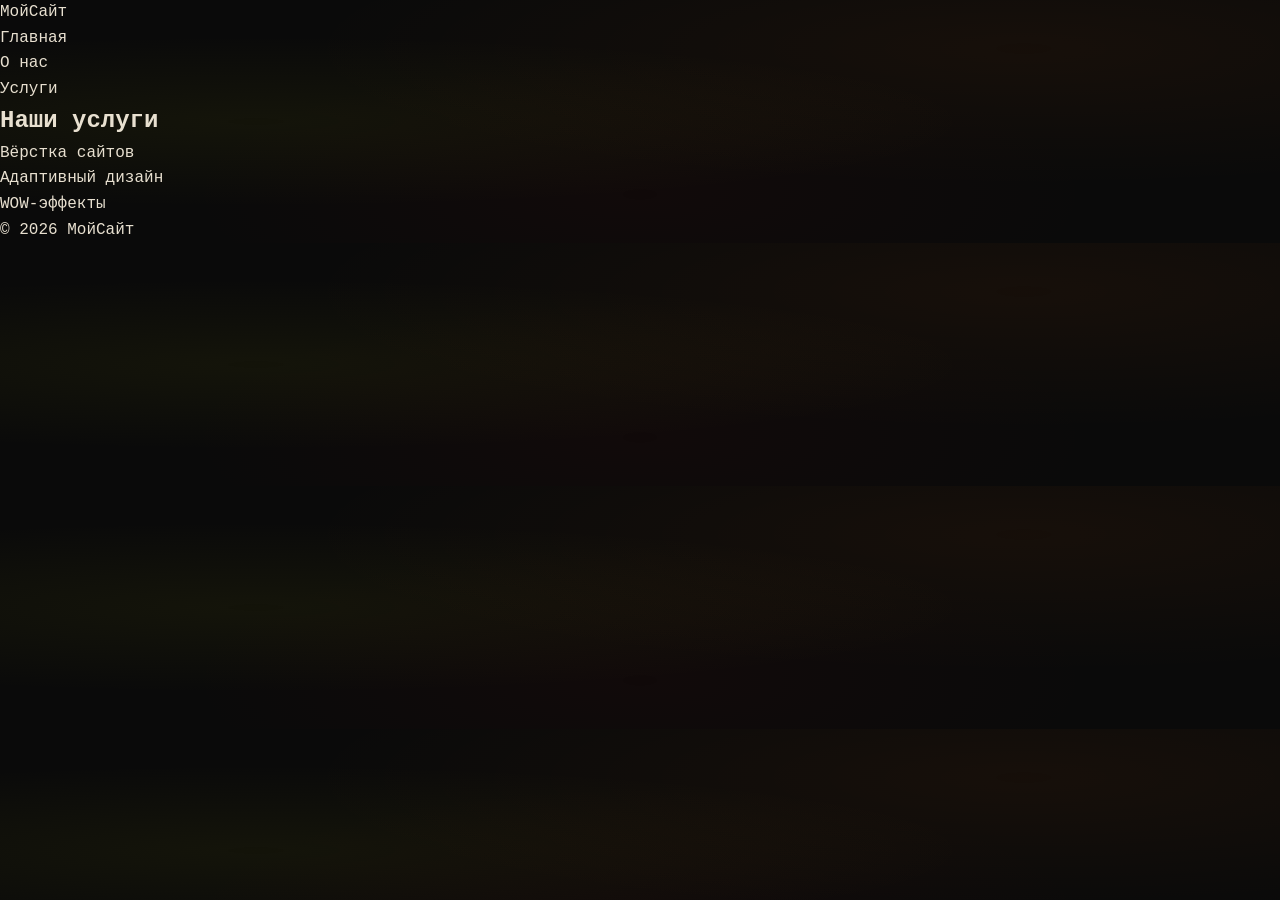
<file: services.html>
<!DOCTYPE html>
<html lang="ru">
<head>
    <meta charset="UTF-8">
    <meta name="viewport" content="width=device-width, initial-scale=1.0">
    <title>Услуги</title>
    <link rel="stylesheet" href="style.css">
</head>
<body>
    <header>
        <div class="logo">МойСайт</div>
        <nav>
            <ul class="nav-links">
                <li><a href="index.html">Главная</a></li>
                <li><a href="about.html">О нас</a></li>
                <li><a href="services.html">Услуги</a></li>
            </ul>
            <div class="burger">☰</div>
        </nav>
    </header>

    <main>
        <section class="content">
            <h1>Наши услуги</h1>
            <div class="services-grid">
                <div class="service-card">Вёрстка сайтов</div>
                <div class="service-card">Адаптивный дизайн</div>
                <div class="service-card">WOW-эффекты</div>
            </div>
        </section>
    </main>

    <footer>
        <p>© 2026 МойСайт</p>
    </footer>

    <script src="script.js"></script>
</body>
</html>
</file>
<file: style.css>
/* ============================================
   TERRARIA SERVER - CALAMITY STYLE
   Серные и оранжевые тона
   ============================================ */

/* ---------- ПЕРЕМЕННЫЕ ---------- */
:root {
    --bg-deep: #0a0a0a;
    --bg-main: #121212;
    --bg-card: #1a1a1a;
    --sulfur: #c8c800;
    --sulfur-dark: #8b8b00;
    --orange: #ff6a00;
    --orange-dark: #cc5500;
    --orange-light: #ff8c42;
    --fire: #ff3300;
    --blood: #8b0000;
    --shadow: #2a1a1a;
    --border: #3a2a1a;
    --border-glow: #ff6a00;
    --gold: #ffd700;
    --text: #e8e0d0;
    --text-dim: #a09080;
    --text-dark: #6a5a4a;
    --success: #32cd32;
    --danger: #ff4444;
    --magma: #ff4500;
}

/* ---------- СБРОС ---------- */
* {
    margin: 0;
    padding: 0;
    box-sizing: border-box;
}

html {
    scroll-behavior: smooth;
}

body {
    font-family: 'Courier New', 'Consolas', monospace;
    background: var(--bg-deep);
    color: var(--text);
    line-height: 1.6;
    overflow-x: hidden;
    /* Фон в стиле серного моря Calamity */
    background-image: 
        radial-gradient(ellipse at 20% 50%, rgba(200, 200, 0, 0.05) 0%, transparent 50%),
        radial-gradient(ellipse at 80% 20%, rgba(255, 106, 0, 0.05) 0%, transparent 50%),
        radial-gradient(ellipse at 50% 80%, rgba(139, 0, 0, 0.05) 0%, transparent 50%);
}

img {
    max-width: 100%;
    height: auto;
    display: block;
}

a {
    text-decoration: none;
    color: inherit;
}

ul {
    list-style: none;
}

/* Скроллбар в стиле Calamity */
::-webkit-scrollbar { width: 14px; }
::-webkit-scrollbar-track { 
    background: var(--bg-deep); 
    border-left: 2px solid var(--border);
}
::-webkit-scrollbar-thumb {
    background: linear-gradient(180deg, var(--orange), var(--blood));
    border: 2px solid var(--border);
    border-radius: 2px;
}
::-webkit-scrollbar-thumb:hover {
    background: linear-gradient(180deg, var(--orange-light), var(--fire));
}

.container {
    max-width: 1200px;
    margin: 0 auto;
    padding: 0 20px;
}

/* ---------- ШАПКА ---------- */
.header {
    background: rgba(10, 10, 10, 0.97);
    border-bottom: 3px solid var(--orange);
    padding: 15px 0;
    position: sticky;
    top: 0;
    z-index: 1000;
    backdrop-filter: blur(10px);
    box-shadow: 0 4px 20px rgba(255, 106, 0, 0.15);
}

.nav {
    display: flex;
    justify-content: space-between;
    align-items: center;
    flex-wrap: wrap;
    gap: 20px;
}

.logo {
    display: flex;
    align-items: center;
    gap: 12px;
}

.logo__icon {
    font-size: 36px;
    filter: drop-shadow(0 0 10px rgba(255, 106, 0, 0.6));
    animation: logoGlow 2s ease-in-out infinite;
}

@keyframes logoGlow {
    0%, 100% { filter: drop-shadow(0 0 8px rgba(255, 106, 0, 0.4)); }
    50% { filter: drop-shadow(0 0 20px rgba(255, 106, 0, 0.8)); }
}

.logo__text {
    font-size: 22px;
    font-weight: bold;
    color: var(--orange);
    text-shadow: 0 0 15px rgba(255, 106, 0, 0.5);
}

.logo__accent {
    color: var(--sulfur);
    text-shadow: 0 0 15px rgba(200, 200, 0, 0.5);
}

.nav__list {
    display: flex;
    gap: 25px;
}

.nav__link {
    color: var(--text);
    padding: 8px 14px;
    border: 2px solid transparent;
    transition: all 0.3s;
    font-size: 14px;
    position: relative;
}

.nav__link::after {
    content: '';
    position: absolute;
    bottom: -2px;
    left: 50%;
    transform: translateX(-50%);
    width: 0;
    height: 2px;
    background: var(--orange);
    transition: width 0.3s;
}

.nav__link:hover::after,
.nav__link.active::after {
    width: 70%;
}

.nav__link:hover,
.nav__link.active {
    color: var(--orange);
    text-shadow: 0 0 10px rgba(255, 106, 0, 0.4);
}

/* Бургер */
.burger {
    display: none;
    flex-direction: column;
    gap: 5px;
    background: none;
    border: 2px solid var(--orange);
    padding: 8px;
    cursor: pointer;
    color: var(--orange);
    font-size: 20px;
}

/* ---------- КНОПКИ В СТИЛЕ CALAMITY ---------- */
.btn {
    display: inline-flex;
    align-items: center;
    gap: 10px;
    padding: 14px 28px;
    font-family: inherit;
    font-size: 14px;
    font-weight: bold;
    border: 2px solid;
    cursor: pointer;
    transition: all 0.3s;
    text-decoration: none;
    text-transform: uppercase;
    letter-spacing: 1px;
    position: relative;
    overflow: hidden;
}

.btn::before {
    content: '';
    position: absolute;
    top: 0;
    left: -100%;
    width: 100%;
    height: 100%;
    background: linear-gradient(90deg, transparent, rgba(255,255,255,0.1), transparent);
    transition: left 0.5s;
}

.btn:hover::before {
    left: 100%;
}

.btn--primary {
    background: linear-gradient(180deg, var(--orange), var(--orange-dark));
    border-color: var(--orange-light) var(--orange-dark) var(--orange-dark) var(--orange-light);
    color: #000;
    text-shadow: 0 0 10px rgba(0,0,0,0.5);
    box-shadow: 0 0 20px rgba(255, 106, 0, 0.3), inset 0 1px 0 rgba(255,255,255,0.1);
}

.btn--primary:hover {
    box-shadow: 0 0 30px rgba(255, 106, 0, 0.5), 0 0 60px rgba(255, 106, 0, 0.2);
    transform: translateY(-2px);
}

.btn--primary:active {
    transform: translateY(1px);
    box-shadow: 0 0 10px rgba(255, 106, 0, 0.3);
}

.btn--outline {
    background: transparent;
    border-color: var(--sulfur);
    color: var(--sulfur);
    text-shadow: 0 0 10px rgba(200, 200, 0, 0.3);
}

.btn--outline:hover {
    background: rgba(200, 200, 0, 0.1);
    box-shadow: 0 0 30px rgba(200, 200, 0, 0.3);
}

.btn--danger {
    background: linear-gradient(180deg, var(--blood), #5a0000);
    border-color: #aa0000 #4a0000 #4a0000 #aa0000;
    color: #ffaaaa;
}

/* ---------- ПОДВАЛ ---------- */
.footer {
    background: var(--bg-deep);
    border-top: 3px solid var(--orange);
    padding: 40px 0;
    text-align: center;
    margin-top: 60px;
    box-shadow: 0 -4px 20px rgba(255, 106, 0, 0.1);
}

.footer__text {
    font-size: 12px;
    color: var(--text-dim);
    margin-bottom: 10px;
}

.footer__links {
    display: flex;
    justify-content: center;
    gap: 20px;
    flex-wrap: wrap;
}

.footer__links a {
    color: var(--orange);
    font-size: 12px;
    transition: color 0.3s;
}

.footer__links a:hover {
    color: var(--sulfur);
    text-shadow: 0 0 10px rgba(200, 200, 0, 0.4);
}

/* ============================================
   ГЛАВНАЯ СТРАНИЦА
   ============================================ */

/* Hero секция в стиле Серного моря */
.hero {
    position: relative;
    min-height: 90vh;
    display: flex;
    align-items: center;
    background: linear-gradient(180deg, 
        #0a0a0a 0%, 
        #1a0f00 30%, 
        #2a1500 60%, 
        #3a1a00 100%);
    overflow: hidden;
}

/* Эффект серного тумана */
.hero::before {
    content: '';
    position: absolute;
    inset: 0;
    background: 
        repeating-linear-gradient(0deg, 
            transparent, 
            transparent 50px, 
            rgba(200, 200, 0, 0.02) 50px, 
            rgba(200, 200, 0, 0.02) 51px);
    pointer-events: none;
    animation: fog 10s linear infinite;
}

@keyframes fog {
    0% { transform: translateY(0); }
    100% { transform: translateY(51px); }
}

/* Частицы серы */
.hero__particles {
    position: absolute;
    inset: 0;
    pointer-events: none;
}

.particle {
    position: absolute;
    width: 3px;
    height: 3px;
    background: var(--sulfur);
    border-radius: 50%;
    animation: particleFloat var(--dur) ease-in infinite;
    box-shadow: 0 0 6px rgba(200, 200, 0, 0.6);
}

@keyframes particleFloat {
    0% { 
        transform: translateY(100vh) translateX(0); 
        opacity: 0; 
    }
    10% { opacity: 1; }
    90% { opacity: 1; }
    100% { 
        transform: translateY(-10vh) translateX(var(--drift)); 
        opacity: 0; 
    }
}

.hero__content {
    position: relative;
    z-index: 2;
    text-align: center;
    max-width: 800px;
    margin: 0 auto;
    padding: 40px 20px;
}

.hero__badge {
    display: inline-block;
    padding: 8px 20px;
    background: rgba(139, 0, 0, 0.6);
    border: 2px solid var(--fire);
    color: var(--orange);
    font-size: 12px;
    margin-bottom: 30px;
    animation: badgeGlow 2s ease-in-out infinite;
    letter-spacing: 2px;
}

@keyframes badgeGlow {
    0%, 100% { box-shadow: 0 0 15px rgba(255, 51, 0, 0.3); }
    50% { box-shadow: 0 0 30px rgba(255, 51, 0, 0.6); }
}

.hero__title {
    font-size: clamp(28px, 5vw, 48px);
    line-height: 1.2;
    margin-bottom: 20px;
    text-shadow: 0 0 30px rgba(255, 106, 0, 0.5);
}

.gradient-text {
    background: linear-gradient(180deg, var(--orange), var(--sulfur), var(--fire));
    -webkit-background-clip: text;
    -webkit-text-fill-color: transparent;
    background-clip: text;
    filter: drop-shadow(0 0 15px rgba(255, 106, 0, 0.6));
}

.hero__subtitle {
    font-size: 16px;
    color: var(--text-dim);
    margin-bottom: 40px;
    line-height: 1.8;
}

.hero__buttons {
    display: flex;
    gap: 20px;
    justify-content: center;
    flex-wrap: wrap;
}

/* Статистика сервера */
.server-stats {
    display: flex;
    justify-content: center;
    gap: 40px;
    margin-top: 40px;
    flex-wrap: wrap;
}

.stat-item {
    text-align: center;
    padding: 15px 25px;
    background: rgba(255, 106, 0, 0.05);
    border: 1px solid rgba(255, 106, 0, 0.2);
}

.stat-item__value {
    font-size: 32px;
    font-weight: bold;
    color: var(--orange);
    text-shadow: 0 0 15px rgba(255, 106, 0, 0.4);
}

.stat-item__label {
    font-size: 11px;
    color: var(--text-dim);
    margin-top: 5px;
    text-transform: uppercase;
    letter-spacing: 2px;
}

/* Секция с 4 блоками */
.featured {
    padding: 80px 0;
}

.section__title {
    text-align: center;
    font-size: 28px;
    color: var(--orange);
    margin-bottom: 10px;
    text-shadow: 0 0 20px rgba(255, 106, 0, 0.3);
    text-transform: uppercase;
    letter-spacing: 3px;
}

.section__subtitle {
    text-align: center;
    color: var(--text-dim);
    margin-bottom: 50px;
    font-size: 14px;
}

.blocks-row {
    display: grid;
    grid-template-columns: repeat(4, 1fr);
    gap: 25px;
}

.block-item {
    background: linear-gradient(180deg, #1a1a1a, #0f0f0f);
    border: 2px solid var(--border);
    padding: 20px;
    transition: all 0.3s;
    cursor: pointer;
    position: relative;
    overflow: hidden;
}

.block-item::before {
    content: '';
    position: absolute;
    top: 0;
    left: 0;
    right: 0;
    height: 2px;
    background: linear-gradient(90deg, transparent, var(--orange), transparent);
    opacity: 0;
    transition: opacity 0.3s;
}

.block-item:hover::before {
    opacity: 1;
}

.block-item:hover {
    border-color: var(--orange);
    transform: translateY(-8px);
    box-shadow: 0 10px 30px rgba(255, 106, 0, 0.2), 0 0 60px rgba(255, 106, 0, 0.05);
}

.block-item__frame {
    border: 2px solid var(--border);
    padding: 4px;
    margin-bottom: 15px;
    position: relative;
    transition: border-color 0.3s;
}

.block-item:hover .block-item__frame {
    border-color: var(--orange);
    box-shadow: 0 0 20px rgba(255, 106, 0, 0.2);
}

.block-item__frame::after {
    content: '⬥';
    position: absolute;
    bottom: -12px;
    left: 50%;
    transform: translateX(-50%);
    color: var(--orange);
    font-size: 14px;
    background: #1a1a1a;
    padding: 0 8px;
}

.block-item__img {
    width: 100%;
    aspect-ratio: 1/1;
    object-fit: contain; 
    background: #1E0A1A;
}

.block-item__img {
    width: 100%;
    aspect-ratio: 1/1;
    object-fit: contain; 
    background: #1E0A1A;
}

.block-item__img {
    width: 100%;
    aspect-ratio: 1/1;
    object-fit: contain; 
    background: #1E0A1A;
}

.block-item__img {
    width: 100%;
    aspect-ratio: 1/1;
    object-fit: contain; 
    background: #1E0A1A;
}

.block-item__title {
    font-size: 15px;
    color: var(--orange);
    text-align: center;
    margin: 15px 0 8px;
    text-shadow: 0 0 10px rgba(255, 106, 0, 0.3);
}

.block-item__desc {
    font-size: 11px;
    color: var(--text-dim);
    text-align: center;
    line-height: 1.5;
}

/* Рейтинг */
.block-item__rating {
    text-align: center;
    margin-bottom: 8px;
    font-size: 13px;
}

/* ============================================
   СТРАНИЦА МОДОВ (mods.html)
   ============================================ */
.page-header {
    padding: 60px 0 40px;
    text-align: center;
    border-bottom: 2px solid var(--border);
    margin-bottom: 40px;
}

.page-title {
    font-size: 36px;
    color: var(--orange);
    text-shadow: 0 0 30px rgba(255, 106, 0, 0.4);
    margin-bottom: 10px;
    text-transform: uppercase;
    letter-spacing: 3px;
}

.page-desc {
    color: var(--text-dim);
    font-size: 14px;
}

/* Фильтры */
.filters {
    display: flex;
    gap: 15px;
    justify-content: center;
    flex-wrap: wrap;
    margin-bottom: 40px;
}

.filter-btn {
    padding: 10px 22px;
    background: transparent;
    border: 2px solid var(--border);
    color: var(--text);
    font-family: inherit;
    cursor: pointer;
    transition: all 0.3s;
    font-size: 13px;
    text-transform: uppercase;
    letter-spacing: 1px;
}

.filter-btn:hover,
.filter-btn.active {
    border-color: var(--orange);
    color: var(--orange);
    background: rgba(255, 106, 0, 0.05);
    box-shadow: 0 0 15px rgba(255, 106, 0, 0.15);
}

/* Сетка модов */
.mods-grid {
    display: grid;
    grid-template-columns: repeat(auto-fill, minmax(300px, 1fr));
    gap: 25px;
}

.mod-card {
    background: linear-gradient(180deg, #1a1a1a, #111111);
    border: 2px solid var(--border);
    overflow: hidden;
    transition: all 0.3s;
}

.mod-card:hover {
    border-color: var(--orange);
    box-shadow: 0 0 30px rgba(255, 106, 0, 0.15);
    transform: translateY(-5px);
}

.mod-card__header {
    height: 180px;
    overflow: hidden;
    position: relative;
    background: var(--bg-deep);
    border-bottom: 2px solid var(--border);
}

.mod-card__img {
    width: 100%;
    height: 100%;
    object-fit: cover;
}

.mod-card__badge {
    position: absolute;
    top: 10px;
    right: 10px;
    padding: 6px 14px;
    font-size: 10px;
    border: 2px solid;
    text-transform: uppercase;
    letter-spacing: 1px;
}

.mod-card__badge--active {
    background: rgba(50, 205, 50, 0.15);
    border-color: var(--success);
    color: var(--success);
}

.mod-card__badge--required {
    background: rgba(255, 68, 68, 0.15);
    border-color: var(--danger);
    color: var(--danger);
}

.mod-card__badge--optional {
    background: rgba(200, 200, 0, 0.15);
    border-color: var(--sulfur);
    color: var(--sulfur);
}

.mod-card__body {
    padding: 20px;
}

.mod-card__title {
    font-size: 16px;
    color: var(--orange);
    margin-bottom: 10px;
}

.mod-card__info {
    display: flex;
    justify-content: space-between;
    margin-bottom: 10px;
    font-size: 11px;
    color: var(--text-dim);
}

.mod-card__desc {
    font-size: 12px;
    color: var(--text-dim);
    margin-bottom: 15px;
    line-height: 1.6;
}

.mod-card__tags {
    display: flex;
    gap: 8px;
    flex-wrap: wrap;
    margin-bottom: 15px;
}

.mod-card__tag {
    padding: 5px 12px;
    border: 1px solid var(--border);
    font-size: 10px;
    color: var(--text-dim);
    transition: all 0.3s;
}

.mod-card__tag:hover {
    border-color: var(--orange);
    color: var(--orange);
}

.mod-card__footer {
    display: flex;
    justify-content: space-between;
    align-items: center;
    padding-top: 15px;
    border-top: 1px solid var(--border);
}

.mod-card__version {
    font-size: 11px;
    color: var(--text-dark);
}

.mod-card__link {
    font-size: 12px;
    color: var(--orange);
    border: 1px solid var(--orange);
    padding: 6px 16px;
    transition: all 0.3s;
    text-transform: uppercase;
    letter-spacing: 1px;
}

.mod-card__link:hover {
    background: rgba(255, 106, 0, 0.1);
    box-shadow: 0 0 15px rgba(255, 106, 0, 0.2);
}

/* ============================================
   СТРАНИЦА ИСТОРИИ (history.html)
   ============================================ */
.timeline {
    position: relative;
    max-width: 800px;
    margin: 0 auto;
    padding: 40px 0;
}

.timeline::before {
    content: '';
    position: absolute;
    left: 50%;
    top: 0;
    bottom: 0;
    width: 2px;
    background: linear-gradient(180deg, var(--orange), var(--sulfur), var(--blood));
    transform: translateX(-50%);
    box-shadow: 0 0 15px rgba(255, 106, 0, 0.3);
}

.timeline-section {
    text-align: center;
    margin: 40px 0 30px;
    position: relative;
}

.timeline-section__title {
    display: inline-block;
    padding: 10px 30px;
    background: var(--bg-card);
    border: 2px solid var(--orange);
    color: var(--orange);
    font-size: 16px;
    text-transform: uppercase;
    letter-spacing: 2px;
    box-shadow: 0 0 20px rgba(255, 106, 0, 0.2);
}

.timeline-item {
    position: relative;
    margin-bottom: 50px;
    width: 100%;
}

.timeline-item:nth-child(odd) {
    padding-right: calc(50% + 50px);
}

.timeline-item:nth-child(even) {
    padding-left: calc(50% + 50px);
}

.timeline-item__content {
    background: var(--bg-card);
    border: 2px solid var(--border);
    padding: 25px;
    position: relative;
    transition: all 0.3s;
}

.timeline-item__content:hover {
    border-color: var(--orange);
    box-shadow: 0 0 20px rgba(255, 106, 0, 0.1);
}

.timeline-item__content::before {
    content: '';
    position: absolute;
    top: 20px;
    width: 16px;
    height: 16px;
    background: var(--bg-deep);
    border: 2px solid var(--orange);
    transform: rotate(45deg);
}

.timeline-item:nth-child(odd) .timeline-item__content::before {
    right: -11px;
    border-left: none;
    border-bottom: none;
}

.timeline-item:nth-child(even) .timeline-item__content::before {
    left: -11px;
    border-right: none;
    border-top: none;
}

.timeline-item__year {
    position: absolute;
    top: 18px;
    font-size: 14px;
    color: var(--accent-light);
    font-weight: bold;
    text-shadow: var(--glow-orange);
    background: rgba(30, 10, 26, 0.8);
    padding: 6px 14px;
    border: 2px solid var(--border);
    z-index: 5;
    white-space: nowrap;
    opacity: 1;
    transition: opacity 2s ease 3s;
}

.timeline-item:hover .timeline-item__year {
    opacity: 0.2;
    transition: opacity 0.3s ease;
}

.timeline-item:nth-child(odd) .timeline-item__year {
    right: calc(50% + 60px);
}

.timeline-item:nth-child(even) .timeline-item__year {
    left: calc(50% + 60px);
}

.timeline-item__title {
    font-size: 18px;
    color: var(--orange);
    margin-bottom: 10px;
}

.timeline-item__text {
    font-size: 13px;
    color: var(--text-dim);
    line-height: 1.6;
}

.timeline-item__status {
    display: inline-block;
    padding: 5px 14px;
    border: 2px solid;
    font-size: 10px;
    margin-top: 12px;
    text-transform: uppercase;
    letter-spacing: 1px;
}

.status--active {
    border-color: var(--success);
    color: var(--success);
    text-shadow: 0 0 10px rgba(50, 205, 50, 0.3);
}

.status--inactive {
    border-color: var(--danger);
    color: var(--danger);
    text-shadow: 0 0 10px rgba(255, 68, 68, 0.3);
}

.status--replaced {
    border-color: var(--sulfur);
    color: var(--sulfur);
    text-shadow: 0 0 10px rgba(200, 200, 0, 0.3);
}

/* ============================================
   СТРАНИЦА О НАС (about.html)
   ============================================ */
.about-content {
    display: grid;
    grid-template-columns: 1fr 1fr;
    gap: 50px;
    align-items: center;
    padding: 40px 0;
}

.about-image {
    background: var(--bg-card);
    border: 2px solid var(--border);
    padding: 10px;
    transition: border-color 0.3s;
}

.about-image:hover {
    border-color: var(--orange);
}

.about-image img {
    width: 100%;
    aspect-ratio: 4/3;
    object-fit: cover;
}

.about-text h2 {
    font-size: 28px;
    color: var(--orange);
    margin-bottom: 20px;
    text-shadow: 0 0 20px rgba(255, 106, 0, 0.3);
}

.about-text p {
    color: var(--text-dim);
    margin-bottom: 15px;
    font-size: 14px;
    line-height: 1.8;
}

.about-text .highlight {
    color: var(--sulfur);
    font-weight: bold;
}

/* Серверная инфа */
.server-info {
    display: grid;
    grid-template-columns: repeat(auto-fit, minmax(200px, 1fr));
    gap: 20px;
    margin-top: 30px;
}

.server-info__item {
    background: var(--bg-card);
    border: 2px solid var(--border);
    padding: 20px;
    text-align: center;
    transition: all 0.3s;
}

.server-info__item:hover {
    border-color: var(--orange);
    box-shadow: 0 0 20px rgba(255, 106, 0, 0.1);
}

.server-info__icon {
    font-size: 36px;
    margin-bottom: 10px;
}

.server-info__value {
    font-size: 20px;
    color: var(--orange);
    font-weight: bold;
}

.server-info__label {
    font-size: 11px;
    color: var(--text-dim);
    text-transform: uppercase;
    letter-spacing: 1px;
}

/* Команда */
.team-section {
    padding: 60px 0;
}

.team-grid {
    display: grid;
    grid-template-columns: repeat(auto-fit, minmax(220px, 1fr));
    gap: 30px;
}

.team-card {
    background: var(--bg-card);
    border: 2px solid var(--border);
    padding: 30px 20px;
    text-align: center;
    transition: all 0.3s;
}

.team-card:hover {
    border-color: var(--orange);
    transform: translateY(-8px);
    box-shadow: 0 10px 30px rgba(255, 106, 0, 0.1);
}

.team-card__avatar {
    width: 100px;
    height: 100px;
    margin: 0 auto 20px;
    border: 2px solid var(--border);
    transition: border-color 0.3s;
}

.team-card:hover .team-card__avatar {
    border-color: var(--orange);
    box-shadow: 0 0 20px rgba(255, 106, 0, 0.3);
}

.team-card__avatar img {
    width: 100%;
    height: 100%;
    object-fit: cover;
}

.team-card__name {
    font-size: 16px;
    color: var(--orange);
    margin-bottom: 5px;
}

.team-card__role {
    font-size: 11px;
    color: var(--text-dim);
    margin-bottom: 15px;
    text-transform: uppercase;
    letter-spacing: 1px;
}

.team-card__class {
    font-size: 12px;
    color: var(--sulfur);
    margin-bottom: 15px;
}

.team-card__social {
    display: flex;
    justify-content: center;
    gap: 10px;
}

.team-card__social a {
    width: 38px;
    height: 38px;
    border: 2px solid var(--border);
    display: flex;
    align-items: center;
    justify-content: center;
    font-size: 16px;
    transition: all 0.3s;
}

.team-card__social a:hover {
    border-color: var(--orange);
    color: var(--orange);
    box-shadow: 0 0 15px rgba(255, 106, 0, 0.2);
}

/* ============================================
   СТРАНИЦА КОНТАКТОВ (contacts.html)
   ============================================ */
.contacts-layout {
    display: grid;
    grid-template-columns: 1fr 1fr;
    gap: 50px;
    padding: 40px 0;
}

.contacts-info {
    background: var(--bg-card);
    border: 2px solid var(--border);
    padding: 40px;
    transition: border-color 0.3s;
}

.contacts-info:hover {
    border-color: var(--orange);
}

.contacts-info__title {
    font-size: 24px;
    color: var(--orange);
    margin-bottom: 30px;
    text-transform: uppercase;
    letter-spacing: 2px;
}

.contacts-info__item {
    display: flex;
    gap: 15px;
    margin-bottom: 25px;
    align-items: flex-start;
}

.contacts-info__icon {
    font-size: 28px;
    min-width: 45px;
    text-align: center;
}

.contacts-info__text h4 {
    color: var(--sulfur);
    font-size: 14px;
    margin-bottom: 5px;
    text-transform: uppercase;
    letter-spacing: 1px;
}

.contacts-info__text p {
    color: var(--text-dim);
    font-size: 13px;
}

.contacts-form {
    background: var(--bg-card);
    border: 2px solid var(--border);
    padding: 40px;
}

.contacts-form__title {
    font-size: 24px;
    color: var(--orange);
    margin-bottom: 30px;
    text-transform: uppercase;
    letter-spacing: 2px;
}

.form-group {
    margin-bottom: 20px;
}

.form-group label {
    display: block;
    color: var(--text);
    margin-bottom: 8px;
    font-size: 13px;
    text-transform: uppercase;
    letter-spacing: 1px;
}

.form-group input,
.form-group textarea,
.form-group select {
    width: 100%;
    padding: 14px;
    background: var(--bg-deep);
    border: 2px solid var(--border);
    color: var(--text);
    font-family: inherit;
    font-size: 14px;
    transition: all 0.3s;
}

.form-group input:focus,
.form-group textarea:focus,
.form-group select:focus {
    outline: none;
    border-color: var(--orange);
    box-shadow: 0 0 15px rgba(255, 106, 0, 0.1);
}

.form-group textarea {
    resize: vertical;
    min-height: 130px;
}

/* Соцсети */
.social-links {
    display: flex;
    gap: 15px;
    margin-top: 30px;
}

.social-link {
    width: 48px;
    height: 48px;
    border: 2px solid var(--border);
    display: flex;
    align-items: center;
    justify-content: center;
    font-size: 22px;
    transition: all 0.3s;
}

.social-link:hover {
    border-color: var(--orange);
    color: var(--orange);
    transform: translateY(-3px);
    box-shadow: 0 5px 20px rgba(255, 106, 0, 0.2);
}

/* ============================================
   СТРАНИЦА 404 - КОСМИЧЕСКАЯ ПУСТОТА
   ============================================ */

   .page-404 {
    min-height: 100vh;
    display: flex;
    align-items: center;
    justify-content: center;
    text-align: center;
    background: #020010;
    position: relative;
    overflow: hidden;
}

/* ---------- ЧАСТИЦЫ ---------- */
.particles-void {
    position: absolute;
    inset: 0;
    pointer-events: none;
}

.void-particle {
    position: absolute;
    border-radius: 50%;
    animation: voidRise var(--dur) linear infinite;
    /* Старт за экраном снизу */
    bottom: -20px;
}

/* Частицы-звёзды (белые точки) */
.void-particle--star {
    background: white;
    box-shadow: 0 0 4px rgba(200, 200, 255, 0.8), 0 0 8px rgba(150, 150, 255, 0.4);
}

/* Частицы-кольца (полые) */
.void-particle--ring {
    background: transparent;
    border: 1px solid rgba(138, 43, 226, 0.6);
    box-shadow: 0 0 8px rgba(138, 43, 226, 0.4), inset 0 0 8px rgba(138, 43, 226, 0.2);
}

/* Голубые частицы */
.void-particle--blue {
    background: #00bbff;
    box-shadow: 0 0 12px rgba(0, 187, 255, 0.8), 0 0 25px rgba(0, 150, 255, 0.4);
}

/* Фиолетовые частицы */
.void-particle--purple {
    background: #8800ff;
    box-shadow: 0 0 12px rgba(136, 0, 255, 0.8), 0 0 25px rgba(102, 0, 204, 0.4);
}

/* Белые крупные частицы */
.void-particle--bright {
    background: #eeddff;
    box-shadow: 0 0 15px rgba(200, 180, 255, 0.9), 0 0 30px rgba(150, 130, 255, 0.5);
}

@keyframes voidRise {
    0% {
        transform: translateY(0) translateX(0) scale(0);
        opacity: 0;
    }
    5% {
        opacity: 1;
        transform: translateY(-10vh) translateX(var(--drift)) scale(1);
    }
    90% {
        opacity: 1;
    }
    100% {
        transform: translateY(-110vh) translateX(var(--drift-end)) scale(0.3);
        opacity: 0;
    }
}

/* ---------- СВЕТОВЫЕ ПОЛОСКИ ---------- */
.light-streaks {
    position: absolute;
    inset: 0;
    pointer-events: none;
}

.light-streak {
    position: absolute;
    bottom: -5px;
    width: 1px;
    border-radius: 2px;
    animation: streakRise var(--dur) linear infinite;
    animation-delay: var(--delay);
    opacity: 0;
}

.light-streak--blue {
    background: linear-gradient(0deg, transparent, #00bbff, transparent);
    box-shadow: 0 0 8px rgba(0, 187, 255, 0.5);
    width: 1.5px;
}

.light-streak--purple {
    background: linear-gradient(0deg, transparent, #8800ff, transparent);
    box-shadow: 0 0 8px rgba(136, 0, 255, 0.5);
    width: 1.5px;
}

.light-streak--white {
    background: linear-gradient(0deg, transparent, rgba(200, 200, 255, 0.8), transparent);
    box-shadow: 0 0 10px rgba(200, 200, 255, 0.6);
    width: 1px;
}

@keyframes streakRise {
    0% {
        transform: translateY(0) scaleY(0.3);
        opacity: 0;
    }
    10% {
        opacity: 0.8;
        transform: translateY(-20vh) scaleY(1);
    }
    90% {
        opacity: 0.8;
    }
    100% {
        transform: translateY(-110vh) scaleY(0.2);
        opacity: 0;
    }
}

/* ---------- ЭНЕРГЕТИЧЕСКИЕ КОЛЬЦА ---------- */
.energy-rings {
    position: absolute;
    inset: 0;
    pointer-events: none;
}

.energy-ring {
    position: absolute;
    border-radius: 50%;
    border: 1px solid;
    animation: ringExpand var(--dur) linear infinite;
    animation-delay: var(--delay);
    opacity: 0;
}

.energy-ring--blue {
    border-color: rgba(0, 187, 255, 0.4);
    box-shadow: 0 0 15px rgba(0, 187, 255, 0.2), inset 0 0 15px rgba(0, 187, 255, 0.1);
}

.energy-ring--purple {
    border-color: rgba(136, 0, 255, 0.4);
    box-shadow: 0 0 15px rgba(136, 0, 255, 0.2), inset 0 0 15px rgba(136, 0, 255, 0.1);
}

@keyframes ringExpand {
    0% {
        width: 10px;
        height: 10px;
        opacity: 0;
        transform: translate(-50%, -50%) scale(0);
    }
    10% {
        opacity: 0.8;
    }
    80% {
        opacity: 0.3;
    }
    100% {
        width: 300px;
        height: 300px;
        opacity: 0;
        transform: translate(-50%, -50%) scale(1);
    }
}

/* ---------- МЕРЦАЮЩИЕ ТОЧКИ ---------- */
.sparkles {
    position: absolute;
    inset: 0;
    pointer-events: none;
}

.sparkle {
    position: absolute;
    width: 2px;
    height: 2px;
    background: white;
    border-radius: 50%;
    animation: sparkle var(--dur) ease-in-out infinite;
    animation-delay: var(--delay);
}

@keyframes sparkle {
    0%, 100% { opacity: 0.1; transform: scale(1); }
    50% { opacity: 1; transform: scale(2.5); }
}

/* ---------- ФОНОВЫЕ СВЕЧЕНИЯ ---------- */
.void-glow {
    position: absolute;
    border-radius: 50%;
    filter: blur(100px);
    pointer-events: none;
    animation: glowPulse 8s ease-in-out infinite;
}

.void-glow--1 {
    width: 350px;
    height: 350px;
    background: rgba(75, 0, 130, 0.25);
    top: 15%;
    left: 10%;
}

.void-glow--2 {
    width: 280px;
    height: 280px;
    background: rgba(0, 50, 150, 0.2);
    bottom: 20%;
    right: 15%;
    animation-delay: -4s;
}

.void-glow--3 {
    width: 200px;
    height: 200px;
    background: rgba(0, 187, 255, 0.12);
    top: 45%;
    left: 55%;
    animation-delay: -6s;
}

@keyframes glowPulse {
    0%, 100% { 
        transform: scale(1);
        opacity: 0.5;
    }
    50% { 
        transform: scale(1.4);
        opacity: 0.9;
    }
}

/* ---------- КОНТЕНТ ---------- */
.page-404__content {
    position: relative;
    z-index: 2;
    padding: 40px;
}

.page-404__number {
    font-size: clamp(100px, 18vw, 180px);
    font-weight: 900;
    background: linear-gradient(180deg, #4a0080, #0066cc, #00bbff);
    -webkit-background-clip: text;
    -webkit-text-fill-color: transparent;
    background-clip: text;
    margin-bottom: 10px;
    filter: drop-shadow(0 0 50px rgba(0, 150, 255, 0.5));
    animation: voidNumber 3s ease-in-out infinite;
}

@keyframes voidNumber {
    0%, 100% { filter: drop-shadow(0 0 50px rgba(0, 150, 255, 0.5)); }
    50% { filter: drop-shadow(0 0 80px rgba(0, 200, 255, 0.8)); }
}

.page-404__title {
    font-size: clamp(18px, 3vw, 26px);
    color: #00bbff;
    margin-bottom: 15px;
    text-shadow: 0 0 30px rgba(0, 187, 255, 0.6);
    text-transform: uppercase;
    letter-spacing: 3px;
}

.page-404__text {
    color: #7788bb;
    margin-bottom: 35px;
    font-size: 15px;
    line-height: 1.8;
    max-width: 480px;
    margin-left: auto;
    margin-right: auto;
}

.page-404__text .highlight {
    color: #bb66ff;
    font-weight: bold;
    text-shadow: 0 0 10px rgba(187, 102, 255, 0.4);
}

.page-404__actions {
    display: flex;
    gap: 20px;
    justify-content: center;
    flex-wrap: wrap;
}

.btn--void {
    display: inline-flex;
    align-items: center;
    gap: 10px;
    padding: 14px 28px;
    font-family: inherit;
    font-size: 14px;
    font-weight: bold;
    border: 2px solid;
    cursor: pointer;
    transition: all 0.3s;
    text-decoration: none;
    text-transform: uppercase;
    letter-spacing: 1px;
    background: rgba(30, 0, 60, 0.8);
    border-color: #6600cc;
    color: #00bbff;
    box-shadow: 0 0 20px rgba(102, 0, 204, 0.3);
}

.btn--void:hover {
    border-color: #00bbff;
    box-shadow: 0 0 40px rgba(0, 187, 255, 0.5), 0 0 80px rgba(102, 0, 204, 0.25);
    transform: translateY(-2px);
    background: rgba(40, 0, 80, 0.9);
}

.btn--void-outline {
    background: transparent;
    border-color: #4a0080;
    color: #aa77ff;
}

.btn--void-outline:hover {
    border-color: #00bbff;
    color: #00bbff;
}

.page-404__text .highlight {
    color: #bb66ff;
    font-weight: bold;
    text-shadow: 0 0 10px rgba(187, 102, 255, 0.4);
    animation: devourerPulse 2s ease-in-out infinite;
}

@keyframes devourerPulse {
    0%, 100% { 
        text-shadow: 0 0 8px rgba(187, 102, 255, 0.3), 0 0 15px rgba(136, 0, 255, 0.2);
        color: #bb66ff;
    }
    50% { 
        text-shadow: 0 0 20px rgba(187, 102, 255, 0.8), 0 0 40px rgba(136, 0, 255, 0.5), 0 0 60px rgba(0, 187, 255, 0.3);
        color: #dd99ff;
    }
}

/* Фигурка в заголовке 404 */
.title-icon {
    color: #00bbff;
    text-shadow: 0 0 15px rgba(0, 187, 255, 0.8), 0 0 30px rgba(0, 150, 255, 0.4);
    animation: hexPulse 2.5s ease-in-out infinite;
    display: inline-block;
    font-size: 1.2em;
}

@keyframes hexPulse {
    0%, 100% { 
        transform: scale(1);
        text-shadow: 0 0 15px rgba(0, 187, 255, 0.6), 0 0 30px rgba(0, 150, 255, 0.3);
        color: #00bbff;
    }
    50% { 
        transform: scale(1.4);
        text-shadow: 0 0 25px rgba(0, 187, 255, 1), 0 0 50px rgba(138, 43, 226, 0.6), 0 0 70px rgba(0, 150, 255, 0.4);
        color: #44ccff;
    }
}

/* ============================================
   АДАПТИВНОСТЬ
   ============================================ */
@media (max-width: 1024px) {
    .blocks-row {
        grid-template-columns: repeat(2, 1fr);
    }
    
    .about-content {
        grid-template-columns: 1fr;
    }
    
    .contacts-layout {
        grid-template-columns: 1fr;
    }
}

@media (max-width: 768px) {
    .burger {
        display: flex;
    }

    .nav__list {
        position: fixed;
        top: 0;
        right: -100%;
        width: 70%;
        height: 100vh;
        background: rgba(10, 10, 10, 0.98);
        flex-direction: column;
        justify-content: center;
        align-items: center;
        transition: right 0.3s;
        z-index: 999;
        border-left: 3px solid var(--orange);
    }

    .nav__list.active {
        right: 0;
    }

    .hero__title {
        font-size: 24px;
    }

    .server-stats {
        gap: 20px;
    }

    .timeline::before {
        left: 20px;
    }

    .timeline-item:nth-child(odd),
    .timeline-item:nth-child(even) {
        padding: 0 0 0 50px;
    }

    .timeline-item:nth-child(odd) .timeline-item__content::before,
    .timeline-item:nth-child(even) .timeline-item__content::before {
        left: -11px;
    }

    .timeline-item:nth-child(odd) .timeline-item__year,
    .timeline-item:nth-child(even) .timeline-item__year {
        left: -35px;
        top: -25px;
        font-size: 12px;
    }

    .timeline-section {
        padding-left: 50px;
    }

    .page-404__number {
        font-size: 80px;
    }
}

@media (max-width: 480px) {
    .blocks-row {
        grid-template-columns: 1fr;
    }

    .hero__buttons {
        flex-direction: column;
        align-items: center;
    }

    .mods-grid {
        grid-template-columns: 1fr;
    }

    .team-grid {
        grid-template-columns: 1fr;
    }
}
</file>
